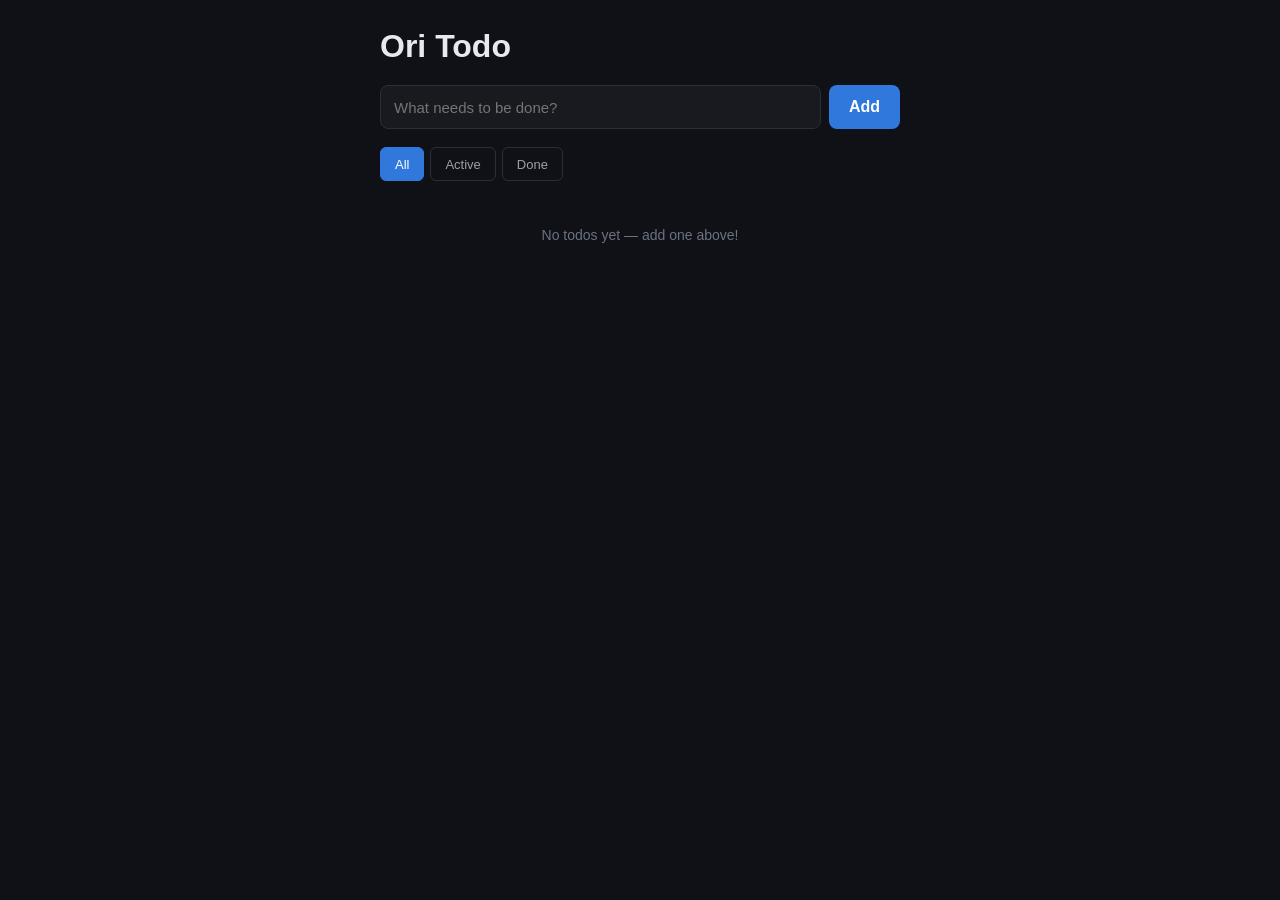
<file: samples/todo-app/client/web/index.html>
<!doctype html>
<html lang="en">
<head>
<meta charset="utf-8"/>
<meta name="viewport" content="width=device-width, initial-scale=1"/>
<title>Ori Todo</title>
<style>
:root { color-scheme: dark; font-family: -apple-system, BlinkMacSystemFont, "Segoe UI", sans-serif; }
* { box-sizing: border-box; }
body { margin: 0; min-height: 100vh; background: #0f1116; color: #e6e9f0; }
#app { width: min(560px, 100%); margin: 0 auto; padding: 28px 20px 60px; }
h1 { font-size: 2rem; margin: 0 0 20px; font-weight: 800; }
.add-row { display: flex; gap: 8px; margin-bottom: 18px; }
.add-row input { flex: 1; padding: 11px 13px; border: 1px solid #2a2e38; border-radius: 8px;
  background: #181a20; color: #e6e9f0; font: inherit; font-size: 15px; outline: none; }
.add-row input:focus { border-color: #3078dc; }
.add-row button { padding: 0 20px; min-height: 44px; border: 0; border-radius: 8px;
  background: #3078dc; color: #fff; font: inherit; font-weight: 650; cursor: pointer; }
.filters { display: flex; flex-wrap: wrap; gap: 6px; margin-bottom: 14px; }
.filters button { min-height: 34px; padding: 0 14px; border: 1px solid #2a2e38; border-radius: 6px;
  background: transparent; color: #9aa0aa; font: inherit; font-size: 13px; cursor: pointer; }
.filters button.active { background: #3078dc; border-color: #3078dc; color: #fff; }
.list { border: 1px solid #23272f; border-radius: 10px; overflow: hidden; }
.todo-item { display: flex; align-items: center; gap: 12px; padding: 14px 16px;
  border-bottom: 1px solid #1a1d24; }
.todo-item:last-child { border-bottom: 0; }
.todo-item input[type=checkbox] { width: 18px; height: 18px; cursor: pointer; accent-color: #3078dc; }
.todo-item .label { flex: 1; font-size: 15px; line-height: 1.4; }
.todo-item.done .label { color: #6b7280; text-decoration: line-through; }
.todo-item .del { width: 32px; height: 32px; border: 0; border-radius: 6px; background: transparent;
  color: #6b7280; font-size: 16px; cursor: pointer; }
.todo-item .del:hover { background: #2a2e38; color: #e06c75; }
.empty { padding: 32px; text-align: center; color: #6b7280; font-size: 14px; }
.footer { padding: 12px 16px; font-size: 13px; color: #6b7280; border-top: 1px solid #23272f; }
.error { background: #2d1a1a; color: #e06c75; border-radius: 8px; padding: 12px 16px;
  margin-bottom: 12px; font-size: 14px; }

/* 📱 Mobile layout — small screens */
@media (max-width: 480px) {
  #app { padding: 16px 12px 48px; }
  h1 { font-size: 1.5rem; margin-bottom: 16px; }
  .add-row { gap: 6px; }
  .add-row input { font-size: 16px; padding: 12px; }
  .add-row button { flex: 0 1 auto; min-width: 64px; padding: 0 16px; }
  .filters { gap: 4px; margin-bottom: 12px; }
  .filters button { flex: 1; font-size: 12px; padding: 0 8px; min-height: 38px; }
  .todo-item { padding: 12px 12px; gap: 10px; }
  .todo-item input[type=checkbox] { width: 20px; height: 20px; }
  .todo-item .label { font-size: 14px; }
  .todo-item .del { width: 36px; height: 36px; font-size: 18px; }
  .empty { padding: 24px 16px; }
  .footer { padding: 10px 12px; font-size: 12px; }
  .error { padding: 10px 12px; font-size: 13px; }
}

/* 📱 Very small screens */
@media (max-width: 360px) {
  h1 { font-size: 1.25rem; }
  .add-row { flex-direction: column; gap: 8px; }
  .add-row button { width: 100%; min-height: 44px; }
  .filters button { font-size: 11px; padding: 0 6px; }
}
</style>
</head>
<body>
<div id="app">
  <h1>Ori Todo</h1>
  <div class="add-row">
    <input id="new-todo" type="text" placeholder="What needs to be done?" autocomplete="off"/>
    <button id="add-btn">Add</button>
  </div>
  <div class="filters">
    <button data-f="all" class="active">All</button>
    <button data-f="active">Active</button>
    <button data-f="done">Done</button>
  </div>
  <div id="err" style="display:none" class="error"></div>
  <div id="list-wrap"></div>
</div>
<script>
(function(){
  var API = "http://localhost:8081/api/todos";
  var filter = "all";

  function xhr(method, url, body) {
    try {
      var r = new XMLHttpRequest();
      r.open(method, url, false);
      if (body) r.setRequestHeader("Content-Type","application/json");
      r.send(body || null);
      return r.status >= 200 && r.status < 300 ? r.responseText : "";
    } catch(e){ return ""; }
  }

  function esc(s){ return String(s).replace(/&/g,"&amp;").replace(/</g,"&lt;").replace(/>/g,"&gt;"); }

  function err(msg) {
    var el = document.getElementById("err");
    el.style.display = msg ? "" : "none";
    el.textContent = msg || "";
  }

  function load() {
    err("");
    try {
      var resp = xhr("GET", API, null);
      var all = resp ? JSON.parse(resp) : [];
      if (!Array.isArray(all)) all = [];
      var vis = all.filter(function(t){
        if (filter==="active") return t.done===0;
        if (filter==="done")   return t.done===1;
        return true;
      });
      render(vis, all);
    } catch(e) {
      err("Cannot connect to server at "+API+" — make sure it is running.");
      document.getElementById("list-wrap").innerHTML = "";
    }
  }

  function render(vis, all) {
    var wrap = document.getElementById("list-wrap");
    if (!vis.length) {
      wrap.innerHTML = "<div class=\"empty\">No todos yet — add one above!</div>"; return;
    }
    var active=0, done=0;
    all.forEach(function(t){ if(t.done===1) done++; else active++; });
    var html = "<div class=\"list\">";
    vis.forEach(function(t){
      html += "<div class=\"todo-item"+(t.done===1?" done":"")+"\" data-id=\""+t.id+"\" data-done=\""+t.done+"\">"+
        "<input type=\"checkbox\""+(t.done===1?" checked":"")+" class=\"chk\"/>"+
        "<span class=\"label\">"+esc(t.title)+"</span>"+
        "<button class=\"del\">&#x2715;</button>"+
        "</div>";
    });
    html += "<div class=\"footer\">"+active+" remaining &middot; "+done+" done &middot; "+all.length+" total</div></div>";
    wrap.innerHTML = html;
    wrap.querySelectorAll(".chk").forEach(function(chk){
      chk.addEventListener("change",function(){
        var item=chk.closest(".todo-item");
        xhr("PUT",API+"/"+item.dataset.id,JSON.stringify({done:+item.dataset.done===1?0:1}));
        load();
      });
    });
    wrap.querySelectorAll(".del").forEach(function(btn){
      btn.addEventListener("click",function(){
        xhr("DELETE",API+"/"+btn.closest(".todo-item").dataset.id,null);
        load();
      });
    });
  }

  document.querySelectorAll(".filters button").forEach(function(btn){
    btn.addEventListener("click",function(){
      filter=btn.dataset.f;
      document.querySelectorAll(".filters button").forEach(function(b){ b.classList.remove("active"); });
      btn.classList.add("active");
      load();
    });
  });

  function add(){
    var inp=document.getElementById("new-todo");
    var title=inp.value.trim();
    if(!title) return;
    try{
      var resp=xhr("POST",API,JSON.stringify({title:title}));
      var obj=resp?JSON.parse(resp):{};
      if(obj.error){ err("Error: "+obj.error); return; }
      inp.value=""; load();
    } catch(e){ err("Failed to add todo."); }
  }

  document.getElementById("add-btn").addEventListener("click",add);
  document.getElementById("new-todo").addEventListener("keydown",function(e){ if(e.key==="Enter") add(); });
  load();
})();
</script>
</body>
</html>
</file>
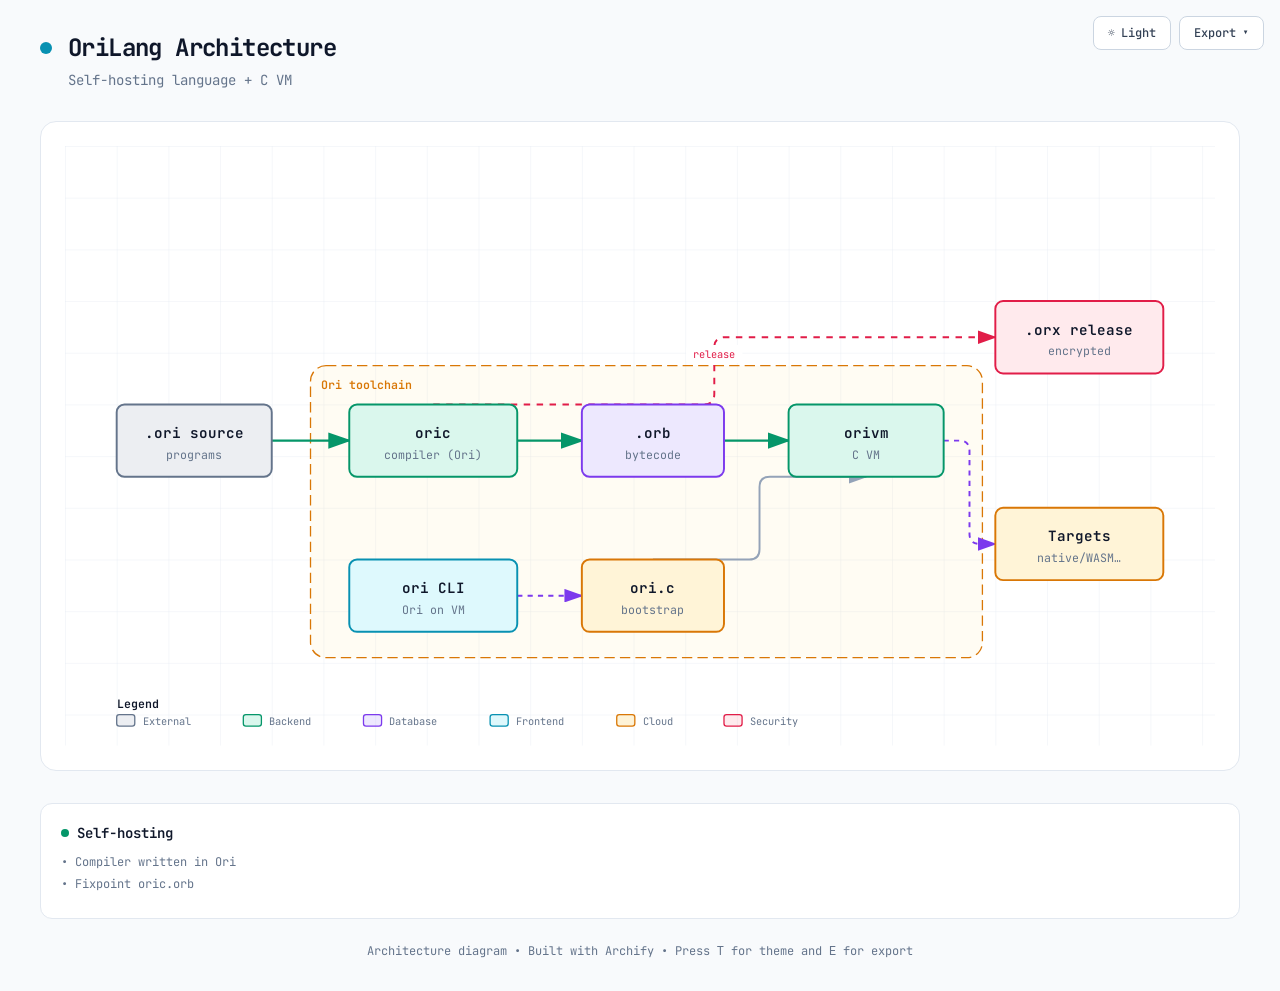
<file: docs/diagrams/architecture.html>
<!DOCTYPE html>
<html lang="en" data-theme="dark">
<head>
  <meta charset="UTF-8">
  <meta name="viewport" content="width=device-width, initial-scale=1.0">
  <meta name="generator" content="archify 2.6.0">
  <title>OriLang Architecture Diagram</title>
  <script>
    // Resolve the theme before first paint so light-preference users don't
    // see a dark flash. The toolbar script below re-applies with UI state.
    (function () {
      try {
        var theme = null;
        try {
          var param = new URLSearchParams(window.location.search).get('theme');
          if (param === 'light' || param === 'dark') theme = param;
        } catch (_) {}
        if (!theme) {
          try { theme = localStorage.getItem('archify-theme'); } catch (_) {}
        }
        if (theme !== 'light' && theme !== 'dark') {
          theme = window.matchMedia('(prefers-color-scheme: light)').matches ? 'light' : 'dark';
        }
        document.documentElement.setAttribute('data-theme', theme);
      } catch (_) {}
    })();
  </script>
  <!-- Async font load: a blackholed network must not block first paint.
       The body font stack falls back to system monospace until it lands. -->
  <link rel="preconnect" href="https://fonts.gstatic.com" crossorigin>
  <link href="https://fonts.googleapis.com/css2?family=JetBrains+Mono:wght@400;500;600;700&display=swap"
        rel="stylesheet" media="print" onload="this.media='all'">
  <noscript>
    <link href="https://fonts.googleapis.com/css2?family=JetBrains+Mono:wght@400;500;600;700&display=swap" rel="stylesheet">
  </noscript>
  <style>
    /* ==========================================================
       THEME VARIABLES — switch by toggling [data-theme] on <html>
       ========================================================== */
    :root,
    [data-theme="dark"] {
      --bg: #020617;
      --grid: #1e293b;
      --text: #ffffff;
      --text-muted: #94a3b8;
      --text-dim: #475569;
      /* UI chrome (menu hints, footer) needs more contrast than SVG .t-dim accents */
      --text-faint: #7d8da1;

      --panel: rgba(15, 23, 42, 0.5);
      --panel-border: #1e293b;
      --lane-fill: rgba(15, 23, 42, 0.22);
      --lane-stroke: #334155;

      --arrow: #64748b;
      --arrow-emphasis: #34d399;

      /* Opaque mask color used behind semi-transparent component fills
         so the arrows drawn underneath are properly hidden. */
      --mask: #0f172a;

      --frontend-fill:    rgba(8, 51, 68, 0.4);
      --frontend-stroke:  #22d3ee;
      --backend-fill:     rgba(6, 78, 59, 0.4);
      --backend-stroke:   #34d399;
      --database-fill:    rgba(76, 29, 149, 0.4);
      --database-stroke:  #a78bfa;
      --cloud-fill:       rgba(120, 53, 15, 0.3);
      --cloud-stroke:     #fbbf24;
      --security-fill:    rgba(136, 19, 55, 0.4);
      --security-stroke:  #fb7185;
      --messagebus-fill:  rgba(251, 146, 60, 0.3);
      --messagebus-stroke:#fb923c;
      --external-fill:    rgba(30, 41, 59, 0.5);
      --external-stroke:  #94a3b8;

      --toolbar-bg:       rgba(15, 23, 42, 0.8);
      --toolbar-border:   #334155;
      --toolbar-text:     #e2e8f0;
      --toolbar-hover:    rgba(15, 23, 42, 0.95);
      --toolbar-menu-bg:  #0f172a;
    }

    [data-theme="light"] {
      --bg: #f8fafc;
      --grid: #e2e8f0;
      --text: #0f172a;
      --text-muted: #64748b;
      --text-dim: #94a3b8;
      --text-faint: #64748b;

      --panel: #ffffff;
      --panel-border: #e2e8f0;
      --lane-fill: rgba(248, 250, 252, 0.65);
      --lane-stroke: #cbd5e1;

      --arrow: #94a3b8;
      --arrow-emphasis: #059669;

      --mask: #ffffff;

      --frontend-fill:    rgba(34, 211, 238, 0.15);
      --frontend-stroke:  #0891b2;
      --backend-fill:     rgba(52, 211, 153, 0.18);
      --backend-stroke:   #059669;
      --database-fill:    rgba(167, 139, 250, 0.2);
      --database-stroke:  #7c3aed;
      --cloud-fill:       rgba(251, 191, 36, 0.18);
      --cloud-stroke:     #d97706;
      --security-fill:    rgba(251, 113, 133, 0.15);
      --security-stroke:  #e11d48;
      --messagebus-fill:  rgba(251, 146, 60, 0.15);
      --messagebus-stroke:#ea580c;
      --external-fill:    rgba(148, 163, 184, 0.18);
      --external-stroke:  #64748b;

      --toolbar-bg:       rgba(255, 255, 255, 0.92);
      --toolbar-border:   #cbd5e1;
      --toolbar-text:     #334155;
      --toolbar-hover:    #ffffff;
      --toolbar-menu-bg:  #ffffff;
    }

    * { margin: 0; padding: 0; box-sizing: border-box; }

    body {
      font-family: 'JetBrains Mono', ui-monospace, SFMono-Regular, Menlo, Consolas, 'DejaVu Sans Mono', 'Liberation Mono', 'Noto Sans Mono CJK SC', 'PingFang SC', 'Hiragino Sans GB', 'Microsoft YaHei', monospace;
      background: var(--bg);
      min-height: 100vh;
      padding: 2rem;
      color: var(--text);
      transition: background 0.2s ease, color 0.2s ease;
    }

    .container { max-width: 1200px; margin: 0 auto; }

    .header { margin-bottom: 2rem; }

    .header-row {
      display: flex;
      align-items: center;
      gap: 1rem;
      margin-bottom: 0.5rem;
    }

    .pulse-dot {
      width: 12px;
      height: 12px;
      background: var(--frontend-stroke);
      border-radius: 50%;
      animation: pulse 2s infinite;
    }

    @keyframes pulse {
      0%, 100% { opacity: 1; }
      50% { opacity: 0.5; }
    }

    h1 {
      font-size: 1.5rem;
      font-weight: 700;
      letter-spacing: -0.025em;
    }

    .subtitle {
      color: var(--text-muted);
      font-size: 0.875rem;
      margin-left: 1.75rem;
    }

    .diagram-container {
      background: var(--panel);
      border-radius: 1rem;
      border: 1px solid var(--panel-border);
      padding: 1.5rem;
      overflow-x: auto;
    }

    svg {
      width: 100%;
      min-width: min(900px, 100%);
      display: block;
    }

    .cards {
      display: grid;
      grid-template-columns: repeat(auto-fit, minmax(280px, 1fr));
      gap: 1rem;
      margin-top: 2rem;
    }

    .card {
      background: var(--panel);
      border-radius: 0.75rem;
      border: 1px solid var(--panel-border);
      padding: 1.25rem;
    }

    .card-header {
      display: flex;
      align-items: center;
      gap: 0.5rem;
      margin-bottom: 0.75rem;
    }

    .card-dot {
      width: 8px;
      height: 8px;
      border-radius: 50%;
    }

    .card-dot.cyan     { background: var(--frontend-stroke); }
    .card-dot.emerald  { background: var(--backend-stroke); }
    .card-dot.violet   { background: var(--database-stroke); }
    .card-dot.amber    { background: var(--cloud-stroke); }
    .card-dot.rose     { background: var(--security-stroke); }
    .card-dot.orange   { background: var(--messagebus-stroke); }
    .card-dot.slate    { background: var(--external-stroke); }

    .card h3 { font-size: 0.875rem; font-weight: 600; color: var(--text); }

    .card ul {
      list-style: none;
      color: var(--text-muted);
      font-size: 0.75rem;
    }

    .card li { margin-bottom: 0.375rem; }

    .footer {
      text-align: center;
      margin-top: 1.5rem;
      color: var(--text-faint);
      font-size: 0.75rem;
    }

    /* ==========================================================
       Print stylesheet — hide interactive controls, force light,
       drop the grid so the diagram doesn't waste ink, use landscape
       so wide diagrams fit, pack summary cards into 2 columns to
       avoid an orphan card on a trailing page.
       ========================================================== */
    @page { size: landscape; margin: 1.5cm; }

    @media print {
      /* Force the FULL light palette — including component fills/strokes and
         lane/arrow colors — so printing from dark theme doesn't put neon
         strokes and translucent dark fills on white paper. */
      :root, [data-theme="dark"], [data-theme="light"] {
        --bg: #ffffff;
        --grid: transparent;
        --panel: #ffffff;
        --panel-border: #e2e8f0;
        --text: #0f172a;
        --text-muted: #475569;
        --text-dim: #94a3b8;
        --text-faint: #64748b;
        --mask: #ffffff;
        --lane-fill: rgba(248, 250, 252, 0.65);
        --lane-stroke: #cbd5e1;
        --arrow: #94a3b8;
        --arrow-emphasis: #059669;
        --frontend-fill:    rgba(34, 211, 238, 0.15);
        --frontend-stroke:  #0891b2;
        --backend-fill:     rgba(52, 211, 153, 0.18);
        --backend-stroke:   #059669;
        --database-fill:    rgba(167, 139, 250, 0.2);
        --database-stroke:  #7c3aed;
        --cloud-fill:       rgba(251, 191, 36, 0.18);
        --cloud-stroke:     #d97706;
        --security-fill:    rgba(251, 113, 133, 0.15);
        --security-stroke:  #e11d48;
        --messagebus-fill:  rgba(251, 146, 60, 0.15);
        --messagebus-stroke:#ea580c;
        --external-fill:    rgba(148, 163, 184, 0.18);
        --external-stroke:  #64748b;
      }
      body { background: #ffffff !important; padding: 0; }
      .container { max-width: none; }
      .toolbar, .archify-toast, .no-print { display: none !important; }
      .diagram-container, .card { box-shadow: none; border-color: #e2e8f0; }
      .cards { grid-template-columns: 1fr 1fr; }
      /* Ensure elements break sensibly across pages */
      .card { break-inside: avoid; page-break-inside: avoid; }
      .diagram-container { break-inside: avoid; page-break-inside: avoid; }
      h1, .subtitle { color: #0f172a; }
    }

    /* ==========================================================
       TOOLBAR (theme toggle + export menu)
       ========================================================== */
    .toolbar {
      position: fixed;
      top: 1rem;
      right: 1rem;
      display: flex;
      gap: 0.5rem;
      z-index: 100;
    }
    .toolbar button {
      background: var(--toolbar-bg);
      color: var(--toolbar-text);
      border: 1px solid var(--toolbar-border);
      padding: 0.5rem 0.875rem;
      border-radius: 0.5rem;
      font-family: inherit;
      font-size: 0.75rem;
      font-weight: 500;
      cursor: pointer;
      backdrop-filter: blur(8px);
      transition: background 0.15s, border-color 0.15s;
      display: inline-flex;
      align-items: center;
      gap: 0.375rem;
    }
    .toolbar button:hover {
      background: var(--toolbar-hover);
      border-color: var(--arrow);
    }
    .toolbar button:focus-visible {
      outline: 2px solid var(--frontend-stroke);
      outline-offset: 2px;
    }
    .toolbar .export-wrap { position: relative; }
    .toolbar .export-menu {
      position: absolute;
      top: calc(100% + 0.375rem);
      right: 0;
      background: var(--toolbar-menu-bg);
      border: 1px solid var(--toolbar-border);
      border-radius: 0.5rem;
      padding: 0.375rem;
      min-width: 160px;
      display: none;
      flex-direction: column;
      box-shadow: 0 4px 20px rgba(0,0,0,0.25);
    }
    .toolbar .export-menu.open { display: flex; }
    .toolbar .export-menu button {
      background: transparent;
      border: 0;
      justify-content: space-between;
      width: 100%;
      text-align: left;
      padding: 0.5rem 0.75rem;
    }
    .toolbar .export-menu button:hover {
      background: var(--toolbar-hover);
    }
    .toolbar .export-menu .hint {
      color: var(--text-faint);
      font-size: 0.625rem;
    }
    .toolbar .export-menu hr {
      border: 0;
      border-top: 1px solid var(--toolbar-border);
      margin: 0.25rem 0.375rem;
      opacity: 0.5;
    }

    /* Toast — brief feedback for actions like "copied" */
    .archify-toast {
      position: fixed;
      top: 1rem;
      left: 50%;
      transform: translateX(-50%) translateY(-8px);
      background: var(--toolbar-menu-bg);
      color: var(--text);
      border: 1px solid var(--toolbar-border);
      padding: 0.5rem 1rem;
      border-radius: 0.5rem;
      font-family: inherit;
      font-size: 0.75rem;
      opacity: 0;
      transition: opacity 0.2s, transform 0.2s;
      z-index: 200;
      pointer-events: none;
      box-shadow: 0 4px 20px rgba(0,0,0,0.25);
    }
    .archify-toast.show {
      opacity: 1;
      transform: translateX(-50%) translateY(0);
    }

    @media (max-width: 720px) {
      body { padding: 1rem; }
      .toolbar {
        position: static;
        justify-content: flex-end;
        margin-bottom: 1rem;
      }
      .header { margin-bottom: 1.25rem; }
      .header-row {
        gap: 0.75rem;
        align-items: flex-start;
      }
      h1 {
        font-size: 1.25rem;
        line-height: 1.25;
      }
      .subtitle {
        margin-left: 0;
        font-size: 0.8125rem;
        line-height: 1.55;
      }
      .diagram-container {
        padding: 0.75rem;
        border-radius: 0.75rem;
      }
      .cards {
        grid-template-columns: 1fr;
        margin-top: 1rem;
      }
    }

    /* ==========================================================
       SVG SEMANTIC CLASSES — use these instead of inline fill/stroke
       ========================================================== */
    .c-grid       { stroke: var(--grid); fill: none; }
    .c-mask       { fill: var(--mask); stroke: none; }

    .c-frontend   { fill: var(--frontend-fill);   stroke: var(--frontend-stroke); }
    .c-backend    { fill: var(--backend-fill);    stroke: var(--backend-stroke); }
    .c-database   { fill: var(--database-fill);   stroke: var(--database-stroke); }
    .c-cloud      { fill: var(--cloud-fill);      stroke: var(--cloud-stroke); }
    .c-security   { fill: var(--security-fill);   stroke: var(--security-stroke); }
    .c-messagebus { fill: var(--messagebus-fill); stroke: var(--messagebus-stroke); }
    .c-external   { fill: var(--external-fill);   stroke: var(--external-stroke); }

    /* Text helpers */
    .t-primary { fill: var(--text); }
    .t-muted   { fill: var(--text-muted); }
    .t-dim     { fill: var(--text-dim); }
    .t-frontend   { fill: var(--frontend-stroke); }
    .t-backend    { fill: var(--backend-stroke); }
    .t-database   { fill: var(--database-stroke); }
    .t-cloud      { fill: var(--cloud-stroke); }
    .t-security   { fill: var(--security-stroke); }
    .t-messagebus { fill: var(--messagebus-stroke); }
    .t-external   { fill: var(--external-stroke); }

    /* Arrows */
    .a-default   { stroke: var(--arrow); fill: none; }
    .a-emphasis  { stroke: var(--arrow-emphasis); fill: none; }
    .a-security  { stroke: var(--security-stroke); fill: none; stroke-dasharray: 5,5; }
    .a-dashed    { stroke: var(--database-stroke); fill: none; stroke-dasharray: 4,4; }

    /* Arrowhead markers reference these */
    .m-default   { fill: var(--arrow); }
    .m-emphasis  { fill: var(--arrow-emphasis); }
    .m-security  { fill: var(--security-stroke); }
    .m-dashed    { fill: var(--database-stroke); }

    /* Dashed boundary variants */
    .c-security-group { fill: transparent; stroke: var(--security-stroke); stroke-dasharray: 4,4; }
    .c-region         { fill: rgba(251, 191, 36, 0.05); stroke: var(--cloud-stroke); stroke-dasharray: 8,4; }
    .c-lane           { fill: var(--lane-fill); stroke: var(--lane-stroke); stroke-dasharray: 6,6; }
  </style>
</head>
<body>
  <!-- Toolbar: theme toggle + export menu (present on every generated diagram)
       Keyboard: T toggles theme, E opens export menu (when no input focused) -->
  <div class="toolbar" role="toolbar" aria-label="Diagram actions">
    <button id="btn-theme" type="button"
            title="Toggle theme (T)"
            aria-label="Toggle color theme"
            aria-pressed="false">
      <span id="theme-icon" aria-hidden="true">&#9790;</span>
      <span id="theme-label">Dark</span>
    </button>
    <div class="export-wrap">
      <button id="btn-export" type="button"
              title="Export diagram (E)"
              aria-label="Export diagram"
              aria-haspopup="menu"
              aria-expanded="false"
              aria-controls="export-menu">
        Export <span aria-hidden="true">&#9662;</span>
      </button>
      <div class="export-menu" id="export-menu" role="menu" aria-label="Export">
        <button data-action="copy"  type="button" role="menuitem" tabindex="-1">Copy to clipboard <span class="hint">PNG</span></button>
        <hr role="separator">
        <button data-format="png"   type="button" role="menuitem" tabindex="-1">Download PNG</button>
        <button data-format="jpeg"  type="button" role="menuitem" tabindex="-1">Download JPEG</button>
        <button data-format="webp"  type="button" role="menuitem" tabindex="-1">Download WebP</button>
        <hr role="separator">
        <button data-format="svg"   type="button" role="menuitem" tabindex="-1">Download SVG <span class="hint">vector</span></button>
      </div>
    </div>
  </div>

  <div class="container">
    <!-- Header -->
    <div class="header">
      <div class="header-row">
        <div class="pulse-dot"></div>
        <h1>OriLang Architecture</h1>
      </div>
      <p class="subtitle">Self-hosting language + C VM</p>
    </div>

    <!-- Main Diagram -->
    <div class="diagram-container">
      <svg viewBox="0 0 890 464" role="img" aria-label="OriLang Architecture — Self-hosting language + C VM (architecture diagram)">
        <!-- Definitions -->
        <defs>
          <marker id="arrowhead" markerWidth="10" markerHeight="7" refX="9" refY="3.5" orient="auto">
            <polygon points="0 0, 10 3.5, 0 7" class="m-default" />
          </marker>
          <marker id="arrowhead-emphasis" markerWidth="10" markerHeight="7" refX="9" refY="3.5" orient="auto">
            <polygon points="0 0, 10 3.5, 0 7" class="m-emphasis" />
          </marker>
          <marker id="arrowhead-security" markerWidth="10" markerHeight="7" refX="9" refY="3.5" orient="auto">
            <polygon points="0 0, 10 3.5, 0 7" class="m-security" />
          </marker>
          <marker id="arrowhead-dashed" markerWidth="10" markerHeight="7" refX="9" refY="3.5" orient="auto">
            <polygon points="0 0, 10 3.5, 0 7" class="m-dashed" />
          </marker>
          <pattern id="grid" width="40" height="40" patternUnits="userSpaceOnUse">
            <path d="M 40 0 L 0 0 0 40" class="c-grid" stroke-width="0.5"/>
          </pattern>
        </defs>

        <!-- Background Grid -->
        <rect width="100%" height="100%" fill="url(#grid)" />

        <!-- Boundaries (behind everything) -->
        <rect x="190" y="170" width="520" height="226" rx="12" class="c-region" stroke-width="1"/>
        <text x="198" y="188" class="t-cloud" font-size="9" font-weight="600">Ori toolchain</text>

        <!-- Connection paths (before components for correct z-order) -->
        <path d="M 160 228 L 220 228" class="a-emphasis" stroke-width="1.8" marker-end="url(#arrowhead-emphasis)"/>
        <path d="M 350 228 L 400 228" class="a-emphasis" stroke-width="1.8" marker-end="url(#arrowhead-emphasis)"/>
        <path d="M 510 228 L 560 228" class="a-emphasis" stroke-width="1.8" marker-end="url(#arrowhead-emphasis)"/>
        <path d="M 350 348 L 400 348" class="a-dashed" stroke-width="1.5" marker-end="url(#arrowhead-dashed)"/>
        <path d="M 455 320 L 529.5 320 Q 537.5 320 537.5 312 L 537.5 264 Q 537.5 256 545.5 256 L 620 256" class="a-default" stroke-width="1.5" marker-end="url(#arrowhead)"/>
        <path d="M 285 200 L 494.5 200 Q 502.5 200 502.5 192 L 502.5 156 Q 502.5 148 510.5 148 L 720 148" class="a-security" stroke-width="1.5" marker-end="url(#arrowhead-security)"/>
        <path d="M 680 228 L 692 228 Q 700 228 700 236 L 700 300 Q 700 308 708 308 L 720 308" class="a-dashed" stroke-width="1.5" marker-end="url(#arrowhead-dashed)"/>

        <!-- Components -->
        <rect x="40" y="200" width="120" height="56" rx="6" class="c-mask"/>
        <rect x="40" y="200" width="120" height="56" rx="6" class="c-external" stroke-width="1.5"/>
        <text x="100" y="226" class="t-primary" font-size="11" font-weight="600" text-anchor="middle">.ori source</text>
        <text x="100" y="242" class="t-muted" font-size="9" text-anchor="middle">programs</text>

        <rect x="220" y="200" width="130" height="56" rx="6" class="c-mask"/>
        <rect x="220" y="200" width="130" height="56" rx="6" class="c-backend" stroke-width="1.5"/>
        <text x="285" y="226" class="t-primary" font-size="11" font-weight="600" text-anchor="middle">oric</text>
        <text x="285" y="242" class="t-muted" font-size="9" text-anchor="middle">compiler (Ori)</text>

        <rect x="400" y="200" width="110" height="56" rx="6" class="c-mask"/>
        <rect x="400" y="200" width="110" height="56" rx="6" class="c-database" stroke-width="1.5"/>
        <text x="455" y="226" class="t-primary" font-size="11" font-weight="600" text-anchor="middle">.orb</text>
        <text x="455" y="242" class="t-muted" font-size="9" text-anchor="middle">bytecode</text>

        <rect x="560" y="200" width="120" height="56" rx="6" class="c-mask"/>
        <rect x="560" y="200" width="120" height="56" rx="6" class="c-backend" stroke-width="1.5"/>
        <text x="620" y="226" class="t-primary" font-size="11" font-weight="600" text-anchor="middle">orivm</text>
        <text x="620" y="242" class="t-muted" font-size="9" text-anchor="middle">C VM</text>

        <rect x="220" y="320" width="130" height="56" rx="6" class="c-mask"/>
        <rect x="220" y="320" width="130" height="56" rx="6" class="c-frontend" stroke-width="1.5"/>
        <text x="285" y="346" class="t-primary" font-size="11" font-weight="600" text-anchor="middle">ori CLI</text>
        <text x="285" y="362" class="t-muted" font-size="9" text-anchor="middle">Ori on VM</text>

        <rect x="400" y="320" width="110" height="56" rx="6" class="c-mask"/>
        <rect x="400" y="320" width="110" height="56" rx="6" class="c-cloud" stroke-width="1.5"/>
        <text x="455" y="346" class="t-primary" font-size="11" font-weight="600" text-anchor="middle">ori.c</text>
        <text x="455" y="362" class="t-muted" font-size="9" text-anchor="middle">bootstrap</text>

        <rect x="720" y="120" width="130" height="56" rx="6" class="c-mask"/>
        <rect x="720" y="120" width="130" height="56" rx="6" class="c-security" stroke-width="1.5"/>
        <text x="785" y="146" class="t-primary" font-size="11" font-weight="600" text-anchor="middle">.orx release</text>
        <text x="785" y="162" class="t-muted" font-size="9" text-anchor="middle">encrypted</text>

        <rect x="720" y="280" width="130" height="56" rx="6" class="c-mask"/>
        <rect x="720" y="280" width="130" height="56" rx="6" class="c-cloud" stroke-width="1.5"/>
        <text x="785" y="306" class="t-primary" font-size="11" font-weight="600" text-anchor="middle">Targets</text>
        <text x="785" y="322" class="t-muted" font-size="9" text-anchor="middle">native/WASM…</text>

        <!-- Connection labels -->





        <rect x="480.7" y="154" width="43.6" height="14" rx="3" class="c-mask"/>
        <text x="502.5" y="164" class="t-security" font-size="8" text-anchor="middle">release</text>


        <!-- Legend -->
        <text x="40" y="435" class="t-primary" font-size="9" font-weight="600">Legend</text>
        <rect x="40" y="440" width="14" height="9" rx="2" class="c-external" stroke-width="1"/>
        <text x="60" y="448" class="t-muted" font-size="8">External</text>
        <rect x="138" y="440" width="14" height="9" rx="2" class="c-backend" stroke-width="1"/>
        <text x="158" y="448" class="t-muted" font-size="8">Backend</text>
        <rect x="231" y="440" width="14" height="9" rx="2" class="c-database" stroke-width="1"/>
        <text x="251" y="448" class="t-muted" font-size="8">Database</text>
        <rect x="329" y="440" width="14" height="9" rx="2" class="c-frontend" stroke-width="1"/>
        <text x="349" y="448" class="t-muted" font-size="8">Frontend</text>
        <rect x="427" y="440" width="14" height="9" rx="2" class="c-cloud" stroke-width="1"/>
        <text x="447" y="448" class="t-muted" font-size="8">Cloud</text>
        <rect x="510" y="440" width="14" height="9" rx="2" class="c-security" stroke-width="1"/>
        <text x="530" y="448" class="t-muted" font-size="8">Security</text>
      </svg>
    </div>

    <!-- Info Cards -->
    <div class="cards">
      <div class="card">
        <div class="card-header">
          <div class="card-dot emerald"></div>
          <h3>Self-hosting</h3>
        </div>
        <ul>
          <li>&bull; Compiler written in Ori</li>
          <li>&bull; Fixpoint oric.orb</li>
        </ul>
      </div>
    </div>

    <!-- Footer -->
    <p class="footer">
      Architecture diagram &bull; Built with Archify<span class="no-print"> &bull; Press <kbd>T</kbd> for theme and <kbd>E</kbd> for export</span>
    </p>
  </div>

  <script>
    /* ============================================================
       Theme toggle — persists to localStorage, respects system pref
       ============================================================ */
    var Archify = {};

    Archify.theme = (function () {
      var STORAGE_KEY = 'archify-theme';
      var html = document.documentElement;
      var btn = document.getElementById('btn-theme');
      var icon = document.getElementById('theme-icon');
      var label = document.getElementById('theme-label');

      // localStorage can throw (blocked cookies, sandboxed iframes); the whole
      // script element dies on an uncaught error, so guard every access.
      function readStored() {
        try { return localStorage.getItem(STORAGE_KEY); } catch (_) { return null; }
      }
      function writeStored(value) {
        try { localStorage.setItem(STORAGE_KEY, value); } catch (_) {}
      }
      function urlOverride() {
        // URL param wins (useful for deterministic screenshots / share links)
        try {
          var param = new URLSearchParams(window.location.search).get('theme');
          if (param === 'light' || param === 'dark') return param;
        } catch (_) {}
        return null;
      }

      function resolveInitial() {
        var fromUrl = urlOverride();
        if (fromUrl) return fromUrl;
        var saved = readStored();
        if (saved === 'light' || saved === 'dark') return saved;
        return window.matchMedia('(prefers-color-scheme: light)').matches ? 'light' : 'dark';
      }

      function apply(theme) {
        html.setAttribute('data-theme', theme);
        icon.textContent = theme === 'dark' ? '\u263E' : '\u263C';
        label.textContent = theme === 'dark' ? 'Dark' : 'Light';
        btn.setAttribute('aria-pressed', theme === 'light' ? 'true' : 'false');
      }

      function toggle() {
        var next = html.getAttribute('data-theme') === 'dark' ? 'light' : 'dark';
        apply(next);
        writeStored(next);
      }

      apply(resolveInitial());
      btn.addEventListener('click', toggle);

      // Follow live OS theme changes while the user has no explicit preference.
      try {
        var media = window.matchMedia('(prefers-color-scheme: light)');
        var onChange = function (e) {
          var saved = readStored();
          if (urlOverride() || saved === 'light' || saved === 'dark') return;
          apply(e.matches ? 'light' : 'dark');
        };
        if (media.addEventListener) media.addEventListener('change', onChange);
        else if (media.addListener) media.addListener(onChange);
      } catch (_) {}

      return { toggle: toggle };
    })();

    /* ============================================================
       Export — PNG / JPEG / WebP / SVG (download) and Copy PNG (clipboard)

       Raster exports are always rendered at 4x source resolution for
       maximum sharpness. The trick: we set the serialized SVG's
       `width`/`height` to viewBox * 4 so the browser rasterizes the
       vectors at that resolution natively. drawImage then draws at
       the image's natural size (no upscaling = no blur).

       JPEG/WebP paint the current theme's background explicitly since
       those formats have no alpha channel.
       ============================================================ */
    (function () {
      var RASTER_SCALE = 4;

      function diagramFilename() {
        var title = (document.title || 'diagram')
          .replace(/\s+Architecture(\s+Diagram)?$/i, '')
          .replace(/\s+Diagram$/i, '')
          .trim();
        return title.replace(/[^a-z0-9_\-]+/gi, '-')
                    .toLowerCase()
                    .replace(/^-+|-+$/g, '') || 'diagram';
      }

      function currentBg() {
        return getComputedStyle(document.body).backgroundColor || '#ffffff';
      }

      /**
       * Serialize the main SVG into a standalone document.
       *
       * Two modes:
       * - Default (opts.autoTheme=false) — locks the serialized SVG to the
       *   viewer's current theme. Used by the raster pipeline
       *   (PNG/JPEG/WebP/clipboard) because canvas rasterization needs
       *   deterministic colors; a raster cannot react to
       *   prefers-color-scheme after encoding.
       * - autoTheme=true — emits BOTH dark and light variable sets plus a
       *   `@media (prefers-color-scheme)` rule so the resulting SVG
       *   self-themes when embedded in GitHub READMEs or other hosts that
       *   expose a color scheme. Used for "Download SVG".
       */
      function serializeSvg(scale, opts) {
        // scale: integer multiplier for intrinsic SVG pixel dimensions used by
        // the raster path. Defaults to 1 (natural size) for SVG download.
        scale = scale || 1;
        opts = opts || {};
        var autoTheme = opts.autoTheme === true;

        var svg = document.querySelector('.diagram-container svg');
        var clone = svg.cloneNode(true);

        var vb = svg.viewBox.baseVal;
        // Scale width/height so the browser rasterizes the vectors at target
        // resolution directly. viewBox stays unchanged so coordinates don't
        // shift. This is the key to sharp rasters — do NOT scale later via
        // canvas upscaling.
        clone.setAttribute('width', vb.width * scale);
        clone.setAttribute('height', vb.height * scale);
        clone.setAttribute('xmlns', 'http://www.w3.org/2000/svg');

        // Only the SVG-relevant rules: semantic classes, markers, and the
        // theme variable blocks. Toolbar/cards/print CSS can never apply
        // inside a standalone SVG and would only bloat the export.
        var hostStyle = (function () {
          var out = [];
          Array.prototype.forEach.call(document.styleSheets, function (sheet) {
            var rules;
            try { rules = sheet.cssRules; } catch (_) { return; } // cross-origin
            if (!rules) return;
            Array.prototype.forEach.call(rules, function (rule) {
              if (rule.type !== 1) return; // plain style rules only
              var sel = rule.selectorText || '';
              if (/(^|,)\s*(svg|:root|\[data-theme|\.c-|\.t-|\.a-|\.m-)/.test(sel)) {
                out.push(rule.cssText);
              }
            });
          });
          return out.join('\n');
        })();

        // Derive the variable list from the stylesheet so newly added theme
        // variables can never be missed by the export pipeline again
        // (--lane-fill/--lane-stroke once were).
        var varNames = (function () {
          var seen = {};
          var names = [];
          (hostStyle.match(/--[a-zA-Z0-9-]+(?=\s*:)/g) || []).forEach(function (n) {
            if (!seen[n]) { seen[n] = true; names.push(n); }
          });
          return names;
        })();

        // Resolve the full variable set for a given data-theme via an
        // off-DOM probe, independent of what the viewer is currently set to.
        function resolveVars(themeAttr) {
          var probe = document.createElement('div');
          probe.setAttribute('data-theme', themeAttr);
          probe.style.cssText = 'position:absolute;width:0;height:0;visibility:hidden;';
          document.body.appendChild(probe);
          try {
            var c = getComputedStyle(probe);
            return varNames.map(function (n) {
              return n + ': ' + c.getPropertyValue(n).trim() + ';';
            }).join(' ');
          } finally {
            document.body.removeChild(probe);
          }
        }

        // Prepend a local()-only @font-face block for each weight so that the
        // sandboxed image-rendering context used during PNG/JPEG/WebP export
        // can find JetBrains Mono if the user has it installed locally, and
        // falls through cleanly to the monospace stack otherwise. The usual
        // Google-Fonts <link> in the host document is unreachable from the
        // serialized SVG, so url()-sourced faces would just hang.
        var fontFallback = [400, 500, 600, 700].map(function (w) {
          return "@font-face { font-family: 'JetBrains Mono'; font-weight: " + w +
                 "; src: local('JetBrains Mono'), local('JetBrainsMono-Regular'); }";
        }).join('\n');

        var style = document.createElementNS('http://www.w3.org/2000/svg', 'style');
        var bgRect = document.createElementNS('http://www.w3.org/2000/svg', 'rect');
        bgRect.setAttribute('width', '100%');
        bgRect.setAttribute('height', '100%');

        if (autoTheme) {
          // Dual-theme SVG. Dark is the default (so hosts without
          // prefers-color-scheme still render), light swaps in via media
          // query, and svg[data-theme="..."] still lets downstream
          // consumers force a specific theme.
          var darkVars = resolveVars('dark');
          var lightVars = resolveVars('light');

          style.textContent =
            fontFallback + "\n" +
            "svg { font-family: 'JetBrains Mono', ui-monospace, SFMono-Regular, Menlo, Consolas, 'DejaVu Sans Mono', 'Liberation Mono', 'Noto Sans Mono CJK SC', 'PingFang SC', 'Hiragino Sans GB', 'Microsoft YaHei', monospace; }\n" +
            hostStyle + "\n" +
            ":root, svg { " + darkVars + " }\n" +
            "@media (prefers-color-scheme: light) { :root, svg { " + lightVars + " } }\n" +
            "svg[data-theme=\"light\"] { " + lightVars + " }\n" +
            "svg[data-theme=\"dark\"] { " + darkVars + " }\n" +
            "rect.c-bg-rect { fill: var(--bg); }\n";

          // Don't lock the serialized SVG to the viewer's current theme.
          clone.removeAttribute('data-theme');
          // Background follows the CSS variable, not a fixed color, so it
          // swaps with the media query.
          bgRect.setAttribute('class', 'c-bg-rect');
        } else {
          // Raster path: lock to the viewer's current theme.
          var theme = document.documentElement.getAttribute('data-theme') || 'dark';
          var themeHost = document.querySelector('[data-theme="' + theme + '"]') || document.documentElement;
          var computed = getComputedStyle(themeHost);
          var vars = varNames.map(function (n) {
            return n + ': ' + computed.getPropertyValue(n).trim() + ';';
          }).join(' ');

          // IMPORTANT: inject the resolved variables AFTER hostStyle,
          // otherwise hostStyle's ":root, [data-theme=\"dark\"] { ... }" rule
          // overrides our chosen theme via later-in-cascade equal-specificity.
          // Keep this order.
          style.textContent =
            fontFallback + "\n" +
            "svg { font-family: 'JetBrains Mono', ui-monospace, SFMono-Regular, Menlo, Consolas, 'DejaVu Sans Mono', 'Liberation Mono', 'Noto Sans Mono CJK SC', 'PingFang SC', 'Hiragino Sans GB', 'Microsoft YaHei', monospace; }\n" +
            hostStyle + "\n" +
            ":root, svg { " + vars + " }\n";

          bgRect.setAttribute('fill', computed.getPropertyValue('--bg').trim() || '#ffffff');
        }

        clone.insertBefore(style, clone.firstChild);
        clone.insertBefore(bgRect, style.nextSibling);

        return {
          svgString: new XMLSerializer().serializeToString(clone),
          width: vb.width * scale,
          height: vb.height * scale
        };
      }

      function download(blob, filename) {
        var url = URL.createObjectURL(blob);
        var a = document.createElement('a');
        a.href = url;
        a.download = filename;
        document.body.appendChild(a);
        a.click();
        a.remove();
        setTimeout(function () { URL.revokeObjectURL(url); }, 1000);
      }

      // Conservative upper bound on total canvas pixels. Older Safari on iOS
      // silently produces a blank canvas above ~16 Mpx; Chrome / Firefox /
      // desktop Safari are far higher but start failing on memory-constrained
      // devices. We pick the largest integer scale in {4,3,2,1} whose target
      // pixel count fits under this cap.
      var MAX_CANVAS_PIXELS = 16 * 1024 * 1024;

      function pickSafeScale(vbW, vbH) {
        for (var s = RASTER_SCALE; s >= 1; s--) {
          if (vbW * s * vbH * s <= MAX_CANVAS_PIXELS) return s;
        }
        return 1;
      }

      function rasterize(format) {
        // Serialize at a safe scale (RASTER_SCALE=4 by default, reduced if the
        // resulting canvas would exceed MAX_CANVAS_PIXELS). The SVG itself is
        // rasterized at target resolution natively; drawImage draws at natural
        // size — no upsampling blur.
        var svg = document.querySelector('.diagram-container svg');
        var vb = svg.viewBox.baseVal;
        var scale = pickSafeScale(vb.width, vb.height);
        var data = serializeSvg(scale);
        var svgBlob = new Blob([data.svgString], { type: 'image/svg+xml;charset=utf-8' });
        var svgUrl = URL.createObjectURL(svgBlob);

        return new Promise(function (resolve, reject) {
          var img = new Image();
          img.onload = function () {
            var canvas = document.createElement('canvas');
            canvas.width = data.width;
            canvas.height = data.height;
            var ctx = canvas.getContext('2d');
            if (format === 'jpeg') {
              ctx.fillStyle = currentBg();
              ctx.fillRect(0, 0, canvas.width, canvas.height);
            }
            // Draw at natural size — SVG was already rasterized at target res.
            ctx.drawImage(img, 0, 0);
            URL.revokeObjectURL(svgUrl);
            var mime = format === 'jpeg' ? 'image/jpeg' :
                       format === 'webp' ? 'image/webp' : 'image/png';
            var quality = format === 'png' ? undefined : 0.95;
            canvas.toBlob(function (blob) {
              if (!blob) reject(new Error('toBlob returned null for ' + format));
              else resolve(blob);
            }, mime, quality);
          };
          img.onerror = function (e) {
            URL.revokeObjectURL(svgUrl);
            reject(e);
          };
          img.src = svgUrl;
        });
      }

      var menu = document.getElementById('export-menu');
      var btn = document.getElementById('btn-export');
      var items = function () {
        return Array.prototype.slice.call(menu.querySelectorAll('button[role="menuitem"]'));
      };

      // ---- Clipboard support ----------------------------------------------
      function canCopyImage() {
        return typeof ClipboardItem !== 'undefined' &&
               navigator.clipboard &&
               typeof navigator.clipboard.write === 'function';
      }

      // ---- Raster format detection ----------------------------------------
      // canvas.toBlob('image/webp') silently returns a PNG on browsers without
      // WebP encoding (older Safari), so detect explicitly.
      function supports(format) {
        if (format === 'svg' || format === 'png') return true;
        var mime = format === 'jpeg' ? 'image/jpeg' : 'image/webp';
        try {
          var c = document.createElement('canvas');
          c.width = c.height = 2;
          return c.toDataURL(mime).indexOf('data:' + mime) === 0;
        } catch (_) { return false; }
      }

      // Gray out unsupported items.
      items().forEach(function (it) {
        if (it.dataset.format && !supports(it.dataset.format)) {
          it.disabled = true;
          it.title = 'Not supported by this browser';
          it.style.opacity = '0.5';
        }
        if (it.dataset.action === 'copy' && !canCopyImage()) {
          it.disabled = true;
          it.title = 'Clipboard image write not supported by this browser';
          it.style.opacity = '0.5';
        }
      });

      // ---- Toast ----------------------------------------------------------
      // A live region only announces CHANGES to an existing node, so the toast
      // element is created once up front and updated in place.
      var toastEl = document.createElement('div');
      toastEl.className = 'archify-toast';
      toastEl.setAttribute('role', 'status');
      document.body.appendChild(toastEl);
      var toastTimer = null;

      function toast(msg) {
        toastEl.textContent = '';
        requestAnimationFrame(function () {
          toastEl.textContent = msg;
          toastEl.classList.add('show');
        });
        clearTimeout(toastTimer);
        toastTimer = setTimeout(function () { toastEl.classList.remove('show'); }, 1500);
      }

      function open(focusLast) {
        menu.classList.add('open');
        btn.setAttribute('aria-expanded', 'true');
        var available = items().filter(function (i) { return !i.disabled; });
        var target = focusLast ? available[available.length - 1] : available[0];
        if (target) target.focus();
      }
      function close(focusTrigger) {
        menu.classList.remove('open');
        btn.setAttribute('aria-expanded', 'false');
        if (focusTrigger) btn.focus();
      }
      function isOpen() { return menu.classList.contains('open'); }

      btn.addEventListener('click', function (e) {
        e.stopPropagation();
        if (isOpen()) close(false);
        else open();
      });
      // APG menu-button pattern: ArrowDown/ArrowUp on the trigger opens the menu.
      btn.addEventListener('keydown', function (e) {
        if (e.key === 'ArrowDown' || e.key === 'ArrowUp') {
          e.preventDefault();
          if (!isOpen()) open(e.key === 'ArrowUp');
        }
      });
      document.addEventListener('click', function (e) {
        if (!menu.contains(e.target) && e.target !== btn) close(false);
      });

      // Keyboard navigation inside the menu.
      //   Menu items: Up/Down, Home/End.
      //   Esc closes + returns focus to trigger; Tab closes.
      menu.addEventListener('keydown', function (e) {
        if (e.key === 'Escape') { e.preventDefault(); close(true); return; }
        if (e.key === 'Tab')    { close(false); return; }

        var available = items().filter(function (i) { return !i.disabled; });
        var current = available.indexOf(document.activeElement);
        switch (e.key) {
          case 'ArrowDown':
            e.preventDefault();
            if (available.length) available[(current + 1 + available.length) % available.length].focus();
            break;
          case 'ArrowUp':
            e.preventDefault();
            if (available.length) available[(current - 1 + available.length) % available.length].focus();
            break;
          case 'Home':
            e.preventDefault();
            if (available[0]) available[0].focus();
            break;
          case 'End':
            e.preventDefault();
            if (available.length) available[available.length - 1].focus();
            break;
        }
      });

      function runExport(format) {
        var base = diagramFilename();
        close(true);
        return (format === 'svg'
          ? Promise.resolve(serializeSvg(1, { autoTheme: true })).then(function (d) {
              download(new Blob([d.svgString], { type: 'image/svg+xml;charset=utf-8' }), base + '.svg');
            })
          : rasterize(format).then(function (blob) {
              download(blob, base + '.' + format);
            })
        ).catch(function (err) {
          console.error(err);
          alert('Export failed: ' + (err && err.message ? err.message : format));
        });
      }

      function runCopy() {
        close(true);
        if (!canCopyImage()) {
          alert('Clipboard image write not supported in this browser.');
          return;
        }
        // WebKit requires ClipboardItem to be constructed synchronously inside
        // the user gesture — pass the pending Promise<Blob> as the item value.
        // Browsers that reject promise values throw synchronously; fall back
        // to awaiting the blob first (works in Chromium/Firefox).
        var blobPromise = rasterize('png');
        var writePromise;
        try {
          writePromise = navigator.clipboard.write([new ClipboardItem({ 'image/png': blobPromise })]);
        } catch (_) {
          writePromise = blobPromise.then(function (blob) {
            return navigator.clipboard.write([new ClipboardItem({ 'image/png': blob })]);
          });
        }
        return writePromise.then(function () {
          toast('Copied PNG to clipboard');
        }).catch(function (err) {
          console.error(err);
          alert('Copy failed: ' + (err && err.message ? err.message : 'unknown'));
        });
      }

      menu.addEventListener('click', function (e) {
        var copyBtn = e.target.closest('button[data-action="copy"]');
        if (copyBtn && !copyBtn.disabled) { runCopy(); return; }

        var formatBtn = e.target.closest('button[data-format]');
        if (formatBtn && !formatBtn.disabled) { runExport(formatBtn.dataset.format); }
      });

      Archify.exportMenu = { open: open, close: close, isOpen: isOpen, run: runExport };

      // Auto-open on page load for demo/screenshot purposes: ?openExport=1
      // Wait for fonts (so the menu doesn't flash before typography lands)
      // and paint before opening. Fallback timeout for browsers without the
      // Font Loading API.
      try {
        if (new URLSearchParams(window.location.search).get('openExport') === '1') {
          var openWhenReady = function () {
            requestAnimationFrame(function () { requestAnimationFrame(open); });
          };
          if (document.fonts && document.fonts.ready) {
            document.fonts.ready.then(openWhenReady);
          } else {
            setTimeout(openWhenReady, 200);
          }
        }
      } catch (_) {}
    })();

    /* ============================================================
       Global keyboard shortcuts
         T -> toggle theme
         E -> open export menu
       Ignored when focus is inside an input/textarea/contenteditable.
       ============================================================ */
    document.addEventListener('keydown', function (e) {
      if (e.metaKey || e.ctrlKey || e.altKey) return;
      var t = e.target;
      if (t && (t.tagName === 'INPUT' || t.tagName === 'TEXTAREA' || t.isContentEditable)) return;
      if (e.key === 't' || e.key === 'T') {
        e.preventDefault();
        Archify.theme.toggle();
      } else if (e.key === 'e' || e.key === 'E') {
        e.preventDefault();
        if (!Archify.exportMenu.isOpen()) Archify.exportMenu.open();
      }
    });
  </script>
</body>
</html>
</file>
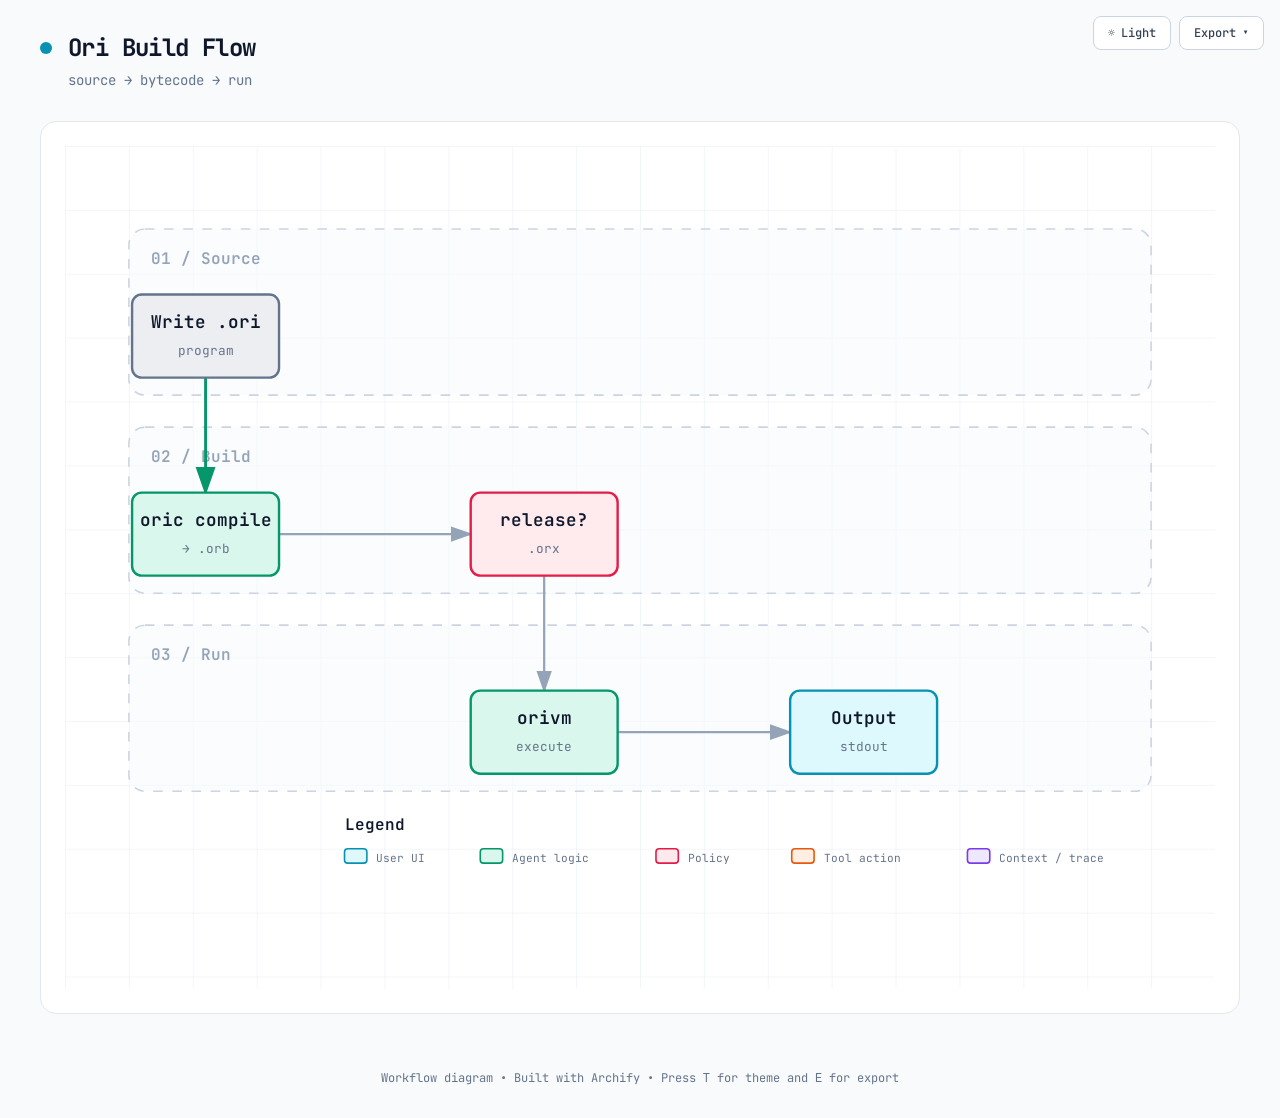
<file: docs/diagrams/workflow.html>
<!DOCTYPE html>
<html lang="en" data-theme="dark">
<head>
  <meta charset="UTF-8">
  <meta name="viewport" content="width=device-width, initial-scale=1.0">
  <meta name="generator" content="archify 2.6.0">
  <title>Ori Build Flow Diagram</title>
  <script>
    // Resolve the theme before first paint so light-preference users don't
    // see a dark flash. The toolbar script below re-applies with UI state.
    (function () {
      try {
        var theme = null;
        try {
          var param = new URLSearchParams(window.location.search).get('theme');
          if (param === 'light' || param === 'dark') theme = param;
        } catch (_) {}
        if (!theme) {
          try { theme = localStorage.getItem('archify-theme'); } catch (_) {}
        }
        if (theme !== 'light' && theme !== 'dark') {
          theme = window.matchMedia('(prefers-color-scheme: light)').matches ? 'light' : 'dark';
        }
        document.documentElement.setAttribute('data-theme', theme);
      } catch (_) {}
    })();
  </script>
  <!-- Async font load: a blackholed network must not block first paint.
       The body font stack falls back to system monospace until it lands. -->
  <link rel="preconnect" href="https://fonts.gstatic.com" crossorigin>
  <link href="https://fonts.googleapis.com/css2?family=JetBrains+Mono:wght@400;500;600;700&display=swap"
        rel="stylesheet" media="print" onload="this.media='all'">
  <noscript>
    <link href="https://fonts.googleapis.com/css2?family=JetBrains+Mono:wght@400;500;600;700&display=swap" rel="stylesheet">
  </noscript>
  <style>
    /* ==========================================================
       THEME VARIABLES — switch by toggling [data-theme] on <html>
       ========================================================== */
    :root,
    [data-theme="dark"] {
      --bg: #020617;
      --grid: #1e293b;
      --text: #ffffff;
      --text-muted: #94a3b8;
      --text-dim: #475569;
      /* UI chrome (menu hints, footer) needs more contrast than SVG .t-dim accents */
      --text-faint: #7d8da1;

      --panel: rgba(15, 23, 42, 0.5);
      --panel-border: #1e293b;
      --lane-fill: rgba(15, 23, 42, 0.22);
      --lane-stroke: #334155;

      --arrow: #64748b;
      --arrow-emphasis: #34d399;

      /* Opaque mask color used behind semi-transparent component fills
         so the arrows drawn underneath are properly hidden. */
      --mask: #0f172a;

      --frontend-fill:    rgba(8, 51, 68, 0.4);
      --frontend-stroke:  #22d3ee;
      --backend-fill:     rgba(6, 78, 59, 0.4);
      --backend-stroke:   #34d399;
      --database-fill:    rgba(76, 29, 149, 0.4);
      --database-stroke:  #a78bfa;
      --cloud-fill:       rgba(120, 53, 15, 0.3);
      --cloud-stroke:     #fbbf24;
      --security-fill:    rgba(136, 19, 55, 0.4);
      --security-stroke:  #fb7185;
      --messagebus-fill:  rgba(251, 146, 60, 0.3);
      --messagebus-stroke:#fb923c;
      --external-fill:    rgba(30, 41, 59, 0.5);
      --external-stroke:  #94a3b8;

      --toolbar-bg:       rgba(15, 23, 42, 0.8);
      --toolbar-border:   #334155;
      --toolbar-text:     #e2e8f0;
      --toolbar-hover:    rgba(15, 23, 42, 0.95);
      --toolbar-menu-bg:  #0f172a;
    }

    [data-theme="light"] {
      --bg: #f8fafc;
      --grid: #e2e8f0;
      --text: #0f172a;
      --text-muted: #64748b;
      --text-dim: #94a3b8;
      --text-faint: #64748b;

      --panel: #ffffff;
      --panel-border: #e2e8f0;
      --lane-fill: rgba(248, 250, 252, 0.65);
      --lane-stroke: #cbd5e1;

      --arrow: #94a3b8;
      --arrow-emphasis: #059669;

      --mask: #ffffff;

      --frontend-fill:    rgba(34, 211, 238, 0.15);
      --frontend-stroke:  #0891b2;
      --backend-fill:     rgba(52, 211, 153, 0.18);
      --backend-stroke:   #059669;
      --database-fill:    rgba(167, 139, 250, 0.2);
      --database-stroke:  #7c3aed;
      --cloud-fill:       rgba(251, 191, 36, 0.18);
      --cloud-stroke:     #d97706;
      --security-fill:    rgba(251, 113, 133, 0.15);
      --security-stroke:  #e11d48;
      --messagebus-fill:  rgba(251, 146, 60, 0.15);
      --messagebus-stroke:#ea580c;
      --external-fill:    rgba(148, 163, 184, 0.18);
      --external-stroke:  #64748b;

      --toolbar-bg:       rgba(255, 255, 255, 0.92);
      --toolbar-border:   #cbd5e1;
      --toolbar-text:     #334155;
      --toolbar-hover:    #ffffff;
      --toolbar-menu-bg:  #ffffff;
    }

    * { margin: 0; padding: 0; box-sizing: border-box; }

    body {
      font-family: 'JetBrains Mono', ui-monospace, SFMono-Regular, Menlo, Consolas, 'DejaVu Sans Mono', 'Liberation Mono', 'Noto Sans Mono CJK SC', 'PingFang SC', 'Hiragino Sans GB', 'Microsoft YaHei', monospace;
      background: var(--bg);
      min-height: 100vh;
      padding: 2rem;
      color: var(--text);
      transition: background 0.2s ease, color 0.2s ease;
    }

    .container { max-width: 1200px; margin: 0 auto; }

    .header { margin-bottom: 2rem; }

    .header-row {
      display: flex;
      align-items: center;
      gap: 1rem;
      margin-bottom: 0.5rem;
    }

    .pulse-dot {
      width: 12px;
      height: 12px;
      background: var(--frontend-stroke);
      border-radius: 50%;
      animation: pulse 2s infinite;
    }

    @keyframes pulse {
      0%, 100% { opacity: 1; }
      50% { opacity: 0.5; }
    }

    h1 {
      font-size: 1.5rem;
      font-weight: 700;
      letter-spacing: -0.025em;
    }

    .subtitle {
      color: var(--text-muted);
      font-size: 0.875rem;
      margin-left: 1.75rem;
    }

    .diagram-container {
      background: var(--panel);
      border-radius: 1rem;
      border: 1px solid var(--panel-border);
      padding: 1.5rem;
      overflow-x: auto;
    }

    svg {
      width: 100%;
      min-width: min(900px, 100%);
      display: block;
    }

    .cards {
      display: grid;
      grid-template-columns: repeat(auto-fit, minmax(280px, 1fr));
      gap: 1rem;
      margin-top: 2rem;
    }

    .card {
      background: var(--panel);
      border-radius: 0.75rem;
      border: 1px solid var(--panel-border);
      padding: 1.25rem;
    }

    .card-header {
      display: flex;
      align-items: center;
      gap: 0.5rem;
      margin-bottom: 0.75rem;
    }

    .card-dot {
      width: 8px;
      height: 8px;
      border-radius: 50%;
    }

    .card-dot.cyan     { background: var(--frontend-stroke); }
    .card-dot.emerald  { background: var(--backend-stroke); }
    .card-dot.violet   { background: var(--database-stroke); }
    .card-dot.amber    { background: var(--cloud-stroke); }
    .card-dot.rose     { background: var(--security-stroke); }
    .card-dot.orange   { background: var(--messagebus-stroke); }
    .card-dot.slate    { background: var(--external-stroke); }

    .card h3 { font-size: 0.875rem; font-weight: 600; color: var(--text); }

    .card ul {
      list-style: none;
      color: var(--text-muted);
      font-size: 0.75rem;
    }

    .card li { margin-bottom: 0.375rem; }

    .footer {
      text-align: center;
      margin-top: 1.5rem;
      color: var(--text-faint);
      font-size: 0.75rem;
    }

    /* ==========================================================
       Print stylesheet — hide interactive controls, force light,
       drop the grid so the diagram doesn't waste ink, use landscape
       so wide diagrams fit, pack summary cards into 2 columns to
       avoid an orphan card on a trailing page.
       ========================================================== */
    @page { size: landscape; margin: 1.5cm; }

    @media print {
      /* Force the FULL light palette — including component fills/strokes and
         lane/arrow colors — so printing from dark theme doesn't put neon
         strokes and translucent dark fills on white paper. */
      :root, [data-theme="dark"], [data-theme="light"] {
        --bg: #ffffff;
        --grid: transparent;
        --panel: #ffffff;
        --panel-border: #e2e8f0;
        --text: #0f172a;
        --text-muted: #475569;
        --text-dim: #94a3b8;
        --text-faint: #64748b;
        --mask: #ffffff;
        --lane-fill: rgba(248, 250, 252, 0.65);
        --lane-stroke: #cbd5e1;
        --arrow: #94a3b8;
        --arrow-emphasis: #059669;
        --frontend-fill:    rgba(34, 211, 238, 0.15);
        --frontend-stroke:  #0891b2;
        --backend-fill:     rgba(52, 211, 153, 0.18);
        --backend-stroke:   #059669;
        --database-fill:    rgba(167, 139, 250, 0.2);
        --database-stroke:  #7c3aed;
        --cloud-fill:       rgba(251, 191, 36, 0.18);
        --cloud-stroke:     #d97706;
        --security-fill:    rgba(251, 113, 133, 0.15);
        --security-stroke:  #e11d48;
        --messagebus-fill:  rgba(251, 146, 60, 0.15);
        --messagebus-stroke:#ea580c;
        --external-fill:    rgba(148, 163, 184, 0.18);
        --external-stroke:  #64748b;
      }
      body { background: #ffffff !important; padding: 0; }
      .container { max-width: none; }
      .toolbar, .archify-toast, .no-print { display: none !important; }
      .diagram-container, .card { box-shadow: none; border-color: #e2e8f0; }
      .cards { grid-template-columns: 1fr 1fr; }
      /* Ensure elements break sensibly across pages */
      .card { break-inside: avoid; page-break-inside: avoid; }
      .diagram-container { break-inside: avoid; page-break-inside: avoid; }
      h1, .subtitle { color: #0f172a; }
    }

    /* ==========================================================
       TOOLBAR (theme toggle + export menu)
       ========================================================== */
    .toolbar {
      position: fixed;
      top: 1rem;
      right: 1rem;
      display: flex;
      gap: 0.5rem;
      z-index: 100;
    }
    .toolbar button {
      background: var(--toolbar-bg);
      color: var(--toolbar-text);
      border: 1px solid var(--toolbar-border);
      padding: 0.5rem 0.875rem;
      border-radius: 0.5rem;
      font-family: inherit;
      font-size: 0.75rem;
      font-weight: 500;
      cursor: pointer;
      backdrop-filter: blur(8px);
      transition: background 0.15s, border-color 0.15s;
      display: inline-flex;
      align-items: center;
      gap: 0.375rem;
    }
    .toolbar button:hover {
      background: var(--toolbar-hover);
      border-color: var(--arrow);
    }
    .toolbar button:focus-visible {
      outline: 2px solid var(--frontend-stroke);
      outline-offset: 2px;
    }
    .toolbar .export-wrap { position: relative; }
    .toolbar .export-menu {
      position: absolute;
      top: calc(100% + 0.375rem);
      right: 0;
      background: var(--toolbar-menu-bg);
      border: 1px solid var(--toolbar-border);
      border-radius: 0.5rem;
      padding: 0.375rem;
      min-width: 160px;
      display: none;
      flex-direction: column;
      box-shadow: 0 4px 20px rgba(0,0,0,0.25);
    }
    .toolbar .export-menu.open { display: flex; }
    .toolbar .export-menu button {
      background: transparent;
      border: 0;
      justify-content: space-between;
      width: 100%;
      text-align: left;
      padding: 0.5rem 0.75rem;
    }
    .toolbar .export-menu button:hover {
      background: var(--toolbar-hover);
    }
    .toolbar .export-menu .hint {
      color: var(--text-faint);
      font-size: 0.625rem;
    }
    .toolbar .export-menu hr {
      border: 0;
      border-top: 1px solid var(--toolbar-border);
      margin: 0.25rem 0.375rem;
      opacity: 0.5;
    }

    /* Toast — brief feedback for actions like "copied" */
    .archify-toast {
      position: fixed;
      top: 1rem;
      left: 50%;
      transform: translateX(-50%) translateY(-8px);
      background: var(--toolbar-menu-bg);
      color: var(--text);
      border: 1px solid var(--toolbar-border);
      padding: 0.5rem 1rem;
      border-radius: 0.5rem;
      font-family: inherit;
      font-size: 0.75rem;
      opacity: 0;
      transition: opacity 0.2s, transform 0.2s;
      z-index: 200;
      pointer-events: none;
      box-shadow: 0 4px 20px rgba(0,0,0,0.25);
    }
    .archify-toast.show {
      opacity: 1;
      transform: translateX(-50%) translateY(0);
    }

    @media (max-width: 720px) {
      body { padding: 1rem; }
      .toolbar {
        position: static;
        justify-content: flex-end;
        margin-bottom: 1rem;
      }
      .header { margin-bottom: 1.25rem; }
      .header-row {
        gap: 0.75rem;
        align-items: flex-start;
      }
      h1 {
        font-size: 1.25rem;
        line-height: 1.25;
      }
      .subtitle {
        margin-left: 0;
        font-size: 0.8125rem;
        line-height: 1.55;
      }
      .diagram-container {
        padding: 0.75rem;
        border-radius: 0.75rem;
      }
      .cards {
        grid-template-columns: 1fr;
        margin-top: 1rem;
      }
    }

    /* ==========================================================
       SVG SEMANTIC CLASSES — use these instead of inline fill/stroke
       ========================================================== */
    .c-grid       { stroke: var(--grid); fill: none; }
    .c-mask       { fill: var(--mask); stroke: none; }

    .c-frontend   { fill: var(--frontend-fill);   stroke: var(--frontend-stroke); }
    .c-backend    { fill: var(--backend-fill);    stroke: var(--backend-stroke); }
    .c-database   { fill: var(--database-fill);   stroke: var(--database-stroke); }
    .c-cloud      { fill: var(--cloud-fill);      stroke: var(--cloud-stroke); }
    .c-security   { fill: var(--security-fill);   stroke: var(--security-stroke); }
    .c-messagebus { fill: var(--messagebus-fill); stroke: var(--messagebus-stroke); }
    .c-external   { fill: var(--external-fill);   stroke: var(--external-stroke); }

    /* Text helpers */
    .t-primary { fill: var(--text); }
    .t-muted   { fill: var(--text-muted); }
    .t-dim     { fill: var(--text-dim); }
    .t-frontend   { fill: var(--frontend-stroke); }
    .t-backend    { fill: var(--backend-stroke); }
    .t-database   { fill: var(--database-stroke); }
    .t-cloud      { fill: var(--cloud-stroke); }
    .t-security   { fill: var(--security-stroke); }
    .t-messagebus { fill: var(--messagebus-stroke); }
    .t-external   { fill: var(--external-stroke); }

    /* Arrows */
    .a-default   { stroke: var(--arrow); fill: none; }
    .a-emphasis  { stroke: var(--arrow-emphasis); fill: none; }
    .a-security  { stroke: var(--security-stroke); fill: none; stroke-dasharray: 5,5; }
    .a-dashed    { stroke: var(--database-stroke); fill: none; stroke-dasharray: 4,4; }

    /* Arrowhead markers reference these */
    .m-default   { fill: var(--arrow); }
    .m-emphasis  { fill: var(--arrow-emphasis); }
    .m-security  { fill: var(--security-stroke); }
    .m-dashed    { fill: var(--database-stroke); }

    /* Dashed boundary variants */
    .c-security-group { fill: transparent; stroke: var(--security-stroke); stroke-dasharray: 4,4; }
    .c-region         { fill: rgba(251, 191, 36, 0.05); stroke: var(--cloud-stroke); stroke-dasharray: 8,4; }
    .c-lane           { fill: var(--lane-fill); stroke: var(--lane-stroke); stroke-dasharray: 6,6; }
  </style>
</head>
<body>
  <!-- Toolbar: theme toggle + export menu (present on every generated diagram)
       Keyboard: T toggles theme, E opens export menu (when no input focused) -->
  <div class="toolbar" role="toolbar" aria-label="Diagram actions">
    <button id="btn-theme" type="button"
            title="Toggle theme (T)"
            aria-label="Toggle color theme"
            aria-pressed="false">
      <span id="theme-icon" aria-hidden="true">&#9790;</span>
      <span id="theme-label">Dark</span>
    </button>
    <div class="export-wrap">
      <button id="btn-export" type="button"
              title="Export diagram (E)"
              aria-label="Export diagram"
              aria-haspopup="menu"
              aria-expanded="false"
              aria-controls="export-menu">
        Export <span aria-hidden="true">&#9662;</span>
      </button>
      <div class="export-menu" id="export-menu" role="menu" aria-label="Export">
        <button data-action="copy"  type="button" role="menuitem" tabindex="-1">Copy to clipboard <span class="hint">PNG</span></button>
        <hr role="separator">
        <button data-format="png"   type="button" role="menuitem" tabindex="-1">Download PNG</button>
        <button data-format="jpeg"  type="button" role="menuitem" tabindex="-1">Download JPEG</button>
        <button data-format="webp"  type="button" role="menuitem" tabindex="-1">Download WebP</button>
        <hr role="separator">
        <button data-format="svg"   type="button" role="menuitem" tabindex="-1">Download SVG <span class="hint">vector</span></button>
      </div>
    </div>
  </div>

  <div class="container">
    <!-- Header -->
    <div class="header">
      <div class="header-row">
        <div class="pulse-dot"></div>
        <h1>Ori Build Flow</h1>
      </div>
      <p class="subtitle">source → bytecode → run</p>
    </div>

    <!-- Main Diagram -->
    <div class="diagram-container">
      <svg viewBox="0 0 720 528" role="img" aria-label="Ori Build Flow — source → bytecode → run (workflow diagram)">
        <!-- Definitions -->
        <defs>
          <marker id="arrowhead" markerWidth="10" markerHeight="7" refX="9" refY="3.5" orient="auto">
            <polygon points="0 0, 10 3.5, 0 7" class="m-default" />
          </marker>
          <marker id="arrowhead-emphasis" markerWidth="10" markerHeight="7" refX="9" refY="3.5" orient="auto">
            <polygon points="0 0, 10 3.5, 0 7" class="m-emphasis" />
          </marker>
          <marker id="arrowhead-security" markerWidth="10" markerHeight="7" refX="9" refY="3.5" orient="auto">
            <polygon points="0 0, 10 3.5, 0 7" class="m-security" />
          </marker>
          <marker id="arrowhead-dashed" markerWidth="10" markerHeight="7" refX="9" refY="3.5" orient="auto">
            <polygon points="0 0, 10 3.5, 0 7" class="m-dashed" />
          </marker>
          <pattern id="grid" width="40" height="40" patternUnits="userSpaceOnUse">
            <path d="M 40 0 L 0 0 0 40" class="c-grid" stroke-width="0.5"/>
          </pattern>
        </defs>

        <!-- Background Grid -->
        <rect width="100%" height="100%" fill="url(#grid)" />

        <!-- Swimlanes -->
        <rect x="40" y="52" width="640" height="104" rx="10" class="c-lane" stroke-width="1"/>
        <text x="54" y="74" class="t-dim" font-size="10" font-weight="600">01 / Source</text>

        <rect x="40" y="176" width="640" height="104" rx="10" class="c-lane" stroke-width="1"/>
        <text x="54" y="198" class="t-dim" font-size="10" font-weight="600">02 / Build</text>

        <rect x="40" y="300" width="640" height="104" rx="10" class="c-lane" stroke-width="1"/>
        <text x="54" y="322" class="t-dim" font-size="10" font-weight="600">03 / Run</text>

        <!-- Edge paths -->
        <path d="M 88 145 L 88 166 L 88 166 L 88 217" class="a-emphasis" stroke-width="1.8" marker-end="url(#arrowhead-emphasis)"/>
        <path d="M 134 243 L 254 243" class="a-default" stroke-width="1.4" marker-end="url(#arrowhead)"/>
        <path d="M 300 269 L 300 290 L 300 290 L 300 341" class="a-default" stroke-width="1.4" marker-end="url(#arrowhead)"/>
        <path d="M 346 367 L 454 367" class="a-default" stroke-width="1.4" marker-end="url(#arrowhead)"/>

        <!-- Nodes -->
        <rect x="42" y="93" width="92" height="52" rx="6" class="c-mask"/>
        <rect x="42" y="93" width="92" height="52" rx="6" class="c-external" stroke-width="1.5"/>
        <text x="88" y="114" class="t-primary" font-size="11" font-weight="600" text-anchor="middle">Write .ori</text>
        <text x="88" y="131" class="t-muted" font-size="8" text-anchor="middle">program</text>

        <rect x="42" y="217" width="92" height="52" rx="6" class="c-mask"/>
        <rect x="42" y="217" width="92" height="52" rx="6" class="c-backend" stroke-width="1.5"/>
        <text x="88" y="238" class="t-primary" font-size="11" font-weight="600" text-anchor="middle">oric compile</text>
        <text x="88" y="255" class="t-muted" font-size="8" text-anchor="middle">→ .orb</text>

        <rect x="254" y="217" width="92" height="52" rx="6" class="c-mask"/>
        <rect x="254" y="217" width="92" height="52" rx="6" class="c-security" stroke-width="1.5"/>
        <text x="300" y="238" class="t-primary" font-size="11" font-weight="600" text-anchor="middle">release?</text>
        <text x="300" y="255" class="t-muted" font-size="8" text-anchor="middle">.orx</text>

        <rect x="254" y="341" width="92" height="52" rx="6" class="c-mask"/>
        <rect x="254" y="341" width="92" height="52" rx="6" class="c-backend" stroke-width="1.5"/>
        <text x="300" y="362" class="t-primary" font-size="11" font-weight="600" text-anchor="middle">orivm</text>
        <text x="300" y="379" class="t-muted" font-size="8" text-anchor="middle">execute</text>

        <rect x="454" y="341" width="92" height="52" rx="6" class="c-mask"/>
        <rect x="454" y="341" width="92" height="52" rx="6" class="c-frontend" stroke-width="1.5"/>
        <text x="500" y="362" class="t-primary" font-size="11" font-weight="600" text-anchor="middle">Output</text>
        <text x="500" y="379" class="t-muted" font-size="8" text-anchor="middle">stdout</text>

        <!-- Edge labels -->





        <!-- Legend -->
        <text x="175" y="428" class="t-primary" font-size="10" font-weight="600">Legend</text>
        <rect x="175" y="440" width="14" height="9" rx="2" class="c-frontend" stroke-width="1"/>
        <text x="195" y="448" class="t-muted" font-size="7">User UI</text>
        <rect x="260" y="440" width="14" height="9" rx="2" class="c-backend" stroke-width="1"/>
        <text x="280" y="448" class="t-muted" font-size="7">Agent logic</text>
        <rect x="370" y="440" width="14" height="9" rx="2" class="c-security" stroke-width="1"/>
        <text x="390" y="448" class="t-muted" font-size="7">Policy</text>
        <rect x="455" y="440" width="14" height="9" rx="2" class="c-messagebus" stroke-width="1"/>
        <text x="475" y="448" class="t-muted" font-size="7">Tool action</text>
        <rect x="565" y="440" width="14" height="9" rx="2" class="c-database" stroke-width="1"/>
        <text x="585" y="448" class="t-muted" font-size="7">Context / trace</text>
      </svg>
    </div>

    <!-- Info Cards -->
    <div class="cards">

    </div>

    <!-- Footer -->
    <p class="footer">
      Workflow diagram &bull; Built with Archify<span class="no-print"> &bull; Press <kbd>T</kbd> for theme and <kbd>E</kbd> for export</span>
    </p>
  </div>

  <script>
    /* ============================================================
       Theme toggle — persists to localStorage, respects system pref
       ============================================================ */
    var Archify = {};

    Archify.theme = (function () {
      var STORAGE_KEY = 'archify-theme';
      var html = document.documentElement;
      var btn = document.getElementById('btn-theme');
      var icon = document.getElementById('theme-icon');
      var label = document.getElementById('theme-label');

      // localStorage can throw (blocked cookies, sandboxed iframes); the whole
      // script element dies on an uncaught error, so guard every access.
      function readStored() {
        try { return localStorage.getItem(STORAGE_KEY); } catch (_) { return null; }
      }
      function writeStored(value) {
        try { localStorage.setItem(STORAGE_KEY, value); } catch (_) {}
      }
      function urlOverride() {
        // URL param wins (useful for deterministic screenshots / share links)
        try {
          var param = new URLSearchParams(window.location.search).get('theme');
          if (param === 'light' || param === 'dark') return param;
        } catch (_) {}
        return null;
      }

      function resolveInitial() {
        var fromUrl = urlOverride();
        if (fromUrl) return fromUrl;
        var saved = readStored();
        if (saved === 'light' || saved === 'dark') return saved;
        return window.matchMedia('(prefers-color-scheme: light)').matches ? 'light' : 'dark';
      }

      function apply(theme) {
        html.setAttribute('data-theme', theme);
        icon.textContent = theme === 'dark' ? '\u263E' : '\u263C';
        label.textContent = theme === 'dark' ? 'Dark' : 'Light';
        btn.setAttribute('aria-pressed', theme === 'light' ? 'true' : 'false');
      }

      function toggle() {
        var next = html.getAttribute('data-theme') === 'dark' ? 'light' : 'dark';
        apply(next);
        writeStored(next);
      }

      apply(resolveInitial());
      btn.addEventListener('click', toggle);

      // Follow live OS theme changes while the user has no explicit preference.
      try {
        var media = window.matchMedia('(prefers-color-scheme: light)');
        var onChange = function (e) {
          var saved = readStored();
          if (urlOverride() || saved === 'light' || saved === 'dark') return;
          apply(e.matches ? 'light' : 'dark');
        };
        if (media.addEventListener) media.addEventListener('change', onChange);
        else if (media.addListener) media.addListener(onChange);
      } catch (_) {}

      return { toggle: toggle };
    })();

    /* ============================================================
       Export — PNG / JPEG / WebP / SVG (download) and Copy PNG (clipboard)

       Raster exports are always rendered at 4x source resolution for
       maximum sharpness. The trick: we set the serialized SVG's
       `width`/`height` to viewBox * 4 so the browser rasterizes the
       vectors at that resolution natively. drawImage then draws at
       the image's natural size (no upscaling = no blur).

       JPEG/WebP paint the current theme's background explicitly since
       those formats have no alpha channel.
       ============================================================ */
    (function () {
      var RASTER_SCALE = 4;

      function diagramFilename() {
        var title = (document.title || 'diagram')
          .replace(/\s+Architecture(\s+Diagram)?$/i, '')
          .replace(/\s+Diagram$/i, '')
          .trim();
        return title.replace(/[^a-z0-9_\-]+/gi, '-')
                    .toLowerCase()
                    .replace(/^-+|-+$/g, '') || 'diagram';
      }

      function currentBg() {
        return getComputedStyle(document.body).backgroundColor || '#ffffff';
      }

      /**
       * Serialize the main SVG into a standalone document.
       *
       * Two modes:
       * - Default (opts.autoTheme=false) — locks the serialized SVG to the
       *   viewer's current theme. Used by the raster pipeline
       *   (PNG/JPEG/WebP/clipboard) because canvas rasterization needs
       *   deterministic colors; a raster cannot react to
       *   prefers-color-scheme after encoding.
       * - autoTheme=true — emits BOTH dark and light variable sets plus a
       *   `@media (prefers-color-scheme)` rule so the resulting SVG
       *   self-themes when embedded in GitHub READMEs or other hosts that
       *   expose a color scheme. Used for "Download SVG".
       */
      function serializeSvg(scale, opts) {
        // scale: integer multiplier for intrinsic SVG pixel dimensions used by
        // the raster path. Defaults to 1 (natural size) for SVG download.
        scale = scale || 1;
        opts = opts || {};
        var autoTheme = opts.autoTheme === true;

        var svg = document.querySelector('.diagram-container svg');
        var clone = svg.cloneNode(true);

        var vb = svg.viewBox.baseVal;
        // Scale width/height so the browser rasterizes the vectors at target
        // resolution directly. viewBox stays unchanged so coordinates don't
        // shift. This is the key to sharp rasters — do NOT scale later via
        // canvas upscaling.
        clone.setAttribute('width', vb.width * scale);
        clone.setAttribute('height', vb.height * scale);
        clone.setAttribute('xmlns', 'http://www.w3.org/2000/svg');

        // Only the SVG-relevant rules: semantic classes, markers, and the
        // theme variable blocks. Toolbar/cards/print CSS can never apply
        // inside a standalone SVG and would only bloat the export.
        var hostStyle = (function () {
          var out = [];
          Array.prototype.forEach.call(document.styleSheets, function (sheet) {
            var rules;
            try { rules = sheet.cssRules; } catch (_) { return; } // cross-origin
            if (!rules) return;
            Array.prototype.forEach.call(rules, function (rule) {
              if (rule.type !== 1) return; // plain style rules only
              var sel = rule.selectorText || '';
              if (/(^|,)\s*(svg|:root|\[data-theme|\.c-|\.t-|\.a-|\.m-)/.test(sel)) {
                out.push(rule.cssText);
              }
            });
          });
          return out.join('\n');
        })();

        // Derive the variable list from the stylesheet so newly added theme
        // variables can never be missed by the export pipeline again
        // (--lane-fill/--lane-stroke once were).
        var varNames = (function () {
          var seen = {};
          var names = [];
          (hostStyle.match(/--[a-zA-Z0-9-]+(?=\s*:)/g) || []).forEach(function (n) {
            if (!seen[n]) { seen[n] = true; names.push(n); }
          });
          return names;
        })();

        // Resolve the full variable set for a given data-theme via an
        // off-DOM probe, independent of what the viewer is currently set to.
        function resolveVars(themeAttr) {
          var probe = document.createElement('div');
          probe.setAttribute('data-theme', themeAttr);
          probe.style.cssText = 'position:absolute;width:0;height:0;visibility:hidden;';
          document.body.appendChild(probe);
          try {
            var c = getComputedStyle(probe);
            return varNames.map(function (n) {
              return n + ': ' + c.getPropertyValue(n).trim() + ';';
            }).join(' ');
          } finally {
            document.body.removeChild(probe);
          }
        }

        // Prepend a local()-only @font-face block for each weight so that the
        // sandboxed image-rendering context used during PNG/JPEG/WebP export
        // can find JetBrains Mono if the user has it installed locally, and
        // falls through cleanly to the monospace stack otherwise. The usual
        // Google-Fonts <link> in the host document is unreachable from the
        // serialized SVG, so url()-sourced faces would just hang.
        var fontFallback = [400, 500, 600, 700].map(function (w) {
          return "@font-face { font-family: 'JetBrains Mono'; font-weight: " + w +
                 "; src: local('JetBrains Mono'), local('JetBrainsMono-Regular'); }";
        }).join('\n');

        var style = document.createElementNS('http://www.w3.org/2000/svg', 'style');
        var bgRect = document.createElementNS('http://www.w3.org/2000/svg', 'rect');
        bgRect.setAttribute('width', '100%');
        bgRect.setAttribute('height', '100%');

        if (autoTheme) {
          // Dual-theme SVG. Dark is the default (so hosts without
          // prefers-color-scheme still render), light swaps in via media
          // query, and svg[data-theme="..."] still lets downstream
          // consumers force a specific theme.
          var darkVars = resolveVars('dark');
          var lightVars = resolveVars('light');

          style.textContent =
            fontFallback + "\n" +
            "svg { font-family: 'JetBrains Mono', ui-monospace, SFMono-Regular, Menlo, Consolas, 'DejaVu Sans Mono', 'Liberation Mono', 'Noto Sans Mono CJK SC', 'PingFang SC', 'Hiragino Sans GB', 'Microsoft YaHei', monospace; }\n" +
            hostStyle + "\n" +
            ":root, svg { " + darkVars + " }\n" +
            "@media (prefers-color-scheme: light) { :root, svg { " + lightVars + " } }\n" +
            "svg[data-theme=\"light\"] { " + lightVars + " }\n" +
            "svg[data-theme=\"dark\"] { " + darkVars + " }\n" +
            "rect.c-bg-rect { fill: var(--bg); }\n";

          // Don't lock the serialized SVG to the viewer's current theme.
          clone.removeAttribute('data-theme');
          // Background follows the CSS variable, not a fixed color, so it
          // swaps with the media query.
          bgRect.setAttribute('class', 'c-bg-rect');
        } else {
          // Raster path: lock to the viewer's current theme.
          var theme = document.documentElement.getAttribute('data-theme') || 'dark';
          var themeHost = document.querySelector('[data-theme="' + theme + '"]') || document.documentElement;
          var computed = getComputedStyle(themeHost);
          var vars = varNames.map(function (n) {
            return n + ': ' + computed.getPropertyValue(n).trim() + ';';
          }).join(' ');

          // IMPORTANT: inject the resolved variables AFTER hostStyle,
          // otherwise hostStyle's ":root, [data-theme=\"dark\"] { ... }" rule
          // overrides our chosen theme via later-in-cascade equal-specificity.
          // Keep this order.
          style.textContent =
            fontFallback + "\n" +
            "svg { font-family: 'JetBrains Mono', ui-monospace, SFMono-Regular, Menlo, Consolas, 'DejaVu Sans Mono', 'Liberation Mono', 'Noto Sans Mono CJK SC', 'PingFang SC', 'Hiragino Sans GB', 'Microsoft YaHei', monospace; }\n" +
            hostStyle + "\n" +
            ":root, svg { " + vars + " }\n";

          bgRect.setAttribute('fill', computed.getPropertyValue('--bg').trim() || '#ffffff');
        }

        clone.insertBefore(style, clone.firstChild);
        clone.insertBefore(bgRect, style.nextSibling);

        return {
          svgString: new XMLSerializer().serializeToString(clone),
          width: vb.width * scale,
          height: vb.height * scale
        };
      }

      function download(blob, filename) {
        var url = URL.createObjectURL(blob);
        var a = document.createElement('a');
        a.href = url;
        a.download = filename;
        document.body.appendChild(a);
        a.click();
        a.remove();
        setTimeout(function () { URL.revokeObjectURL(url); }, 1000);
      }

      // Conservative upper bound on total canvas pixels. Older Safari on iOS
      // silently produces a blank canvas above ~16 Mpx; Chrome / Firefox /
      // desktop Safari are far higher but start failing on memory-constrained
      // devices. We pick the largest integer scale in {4,3,2,1} whose target
      // pixel count fits under this cap.
      var MAX_CANVAS_PIXELS = 16 * 1024 * 1024;

      function pickSafeScale(vbW, vbH) {
        for (var s = RASTER_SCALE; s >= 1; s--) {
          if (vbW * s * vbH * s <= MAX_CANVAS_PIXELS) return s;
        }
        return 1;
      }

      function rasterize(format) {
        // Serialize at a safe scale (RASTER_SCALE=4 by default, reduced if the
        // resulting canvas would exceed MAX_CANVAS_PIXELS). The SVG itself is
        // rasterized at target resolution natively; drawImage draws at natural
        // size — no upsampling blur.
        var svg = document.querySelector('.diagram-container svg');
        var vb = svg.viewBox.baseVal;
        var scale = pickSafeScale(vb.width, vb.height);
        var data = serializeSvg(scale);
        var svgBlob = new Blob([data.svgString], { type: 'image/svg+xml;charset=utf-8' });
        var svgUrl = URL.createObjectURL(svgBlob);

        return new Promise(function (resolve, reject) {
          var img = new Image();
          img.onload = function () {
            var canvas = document.createElement('canvas');
            canvas.width = data.width;
            canvas.height = data.height;
            var ctx = canvas.getContext('2d');
            if (format === 'jpeg') {
              ctx.fillStyle = currentBg();
              ctx.fillRect(0, 0, canvas.width, canvas.height);
            }
            // Draw at natural size — SVG was already rasterized at target res.
            ctx.drawImage(img, 0, 0);
            URL.revokeObjectURL(svgUrl);
            var mime = format === 'jpeg' ? 'image/jpeg' :
                       format === 'webp' ? 'image/webp' : 'image/png';
            var quality = format === 'png' ? undefined : 0.95;
            canvas.toBlob(function (blob) {
              if (!blob) reject(new Error('toBlob returned null for ' + format));
              else resolve(blob);
            }, mime, quality);
          };
          img.onerror = function (e) {
            URL.revokeObjectURL(svgUrl);
            reject(e);
          };
          img.src = svgUrl;
        });
      }

      var menu = document.getElementById('export-menu');
      var btn = document.getElementById('btn-export');
      var items = function () {
        return Array.prototype.slice.call(menu.querySelectorAll('button[role="menuitem"]'));
      };

      // ---- Clipboard support ----------------------------------------------
      function canCopyImage() {
        return typeof ClipboardItem !== 'undefined' &&
               navigator.clipboard &&
               typeof navigator.clipboard.write === 'function';
      }

      // ---- Raster format detection ----------------------------------------
      // canvas.toBlob('image/webp') silently returns a PNG on browsers without
      // WebP encoding (older Safari), so detect explicitly.
      function supports(format) {
        if (format === 'svg' || format === 'png') return true;
        var mime = format === 'jpeg' ? 'image/jpeg' : 'image/webp';
        try {
          var c = document.createElement('canvas');
          c.width = c.height = 2;
          return c.toDataURL(mime).indexOf('data:' + mime) === 0;
        } catch (_) { return false; }
      }

      // Gray out unsupported items.
      items().forEach(function (it) {
        if (it.dataset.format && !supports(it.dataset.format)) {
          it.disabled = true;
          it.title = 'Not supported by this browser';
          it.style.opacity = '0.5';
        }
        if (it.dataset.action === 'copy' && !canCopyImage()) {
          it.disabled = true;
          it.title = 'Clipboard image write not supported by this browser';
          it.style.opacity = '0.5';
        }
      });

      // ---- Toast ----------------------------------------------------------
      // A live region only announces CHANGES to an existing node, so the toast
      // element is created once up front and updated in place.
      var toastEl = document.createElement('div');
      toastEl.className = 'archify-toast';
      toastEl.setAttribute('role', 'status');
      document.body.appendChild(toastEl);
      var toastTimer = null;

      function toast(msg) {
        toastEl.textContent = '';
        requestAnimationFrame(function () {
          toastEl.textContent = msg;
          toastEl.classList.add('show');
        });
        clearTimeout(toastTimer);
        toastTimer = setTimeout(function () { toastEl.classList.remove('show'); }, 1500);
      }

      function open(focusLast) {
        menu.classList.add('open');
        btn.setAttribute('aria-expanded', 'true');
        var available = items().filter(function (i) { return !i.disabled; });
        var target = focusLast ? available[available.length - 1] : available[0];
        if (target) target.focus();
      }
      function close(focusTrigger) {
        menu.classList.remove('open');
        btn.setAttribute('aria-expanded', 'false');
        if (focusTrigger) btn.focus();
      }
      function isOpen() { return menu.classList.contains('open'); }

      btn.addEventListener('click', function (e) {
        e.stopPropagation();
        if (isOpen()) close(false);
        else open();
      });
      // APG menu-button pattern: ArrowDown/ArrowUp on the trigger opens the menu.
      btn.addEventListener('keydown', function (e) {
        if (e.key === 'ArrowDown' || e.key === 'ArrowUp') {
          e.preventDefault();
          if (!isOpen()) open(e.key === 'ArrowUp');
        }
      });
      document.addEventListener('click', function (e) {
        if (!menu.contains(e.target) && e.target !== btn) close(false);
      });

      // Keyboard navigation inside the menu.
      //   Menu items: Up/Down, Home/End.
      //   Esc closes + returns focus to trigger; Tab closes.
      menu.addEventListener('keydown', function (e) {
        if (e.key === 'Escape') { e.preventDefault(); close(true); return; }
        if (e.key === 'Tab')    { close(false); return; }

        var available = items().filter(function (i) { return !i.disabled; });
        var current = available.indexOf(document.activeElement);
        switch (e.key) {
          case 'ArrowDown':
            e.preventDefault();
            if (available.length) available[(current + 1 + available.length) % available.length].focus();
            break;
          case 'ArrowUp':
            e.preventDefault();
            if (available.length) available[(current - 1 + available.length) % available.length].focus();
            break;
          case 'Home':
            e.preventDefault();
            if (available[0]) available[0].focus();
            break;
          case 'End':
            e.preventDefault();
            if (available.length) available[available.length - 1].focus();
            break;
        }
      });

      function runExport(format) {
        var base = diagramFilename();
        close(true);
        return (format === 'svg'
          ? Promise.resolve(serializeSvg(1, { autoTheme: true })).then(function (d) {
              download(new Blob([d.svgString], { type: 'image/svg+xml;charset=utf-8' }), base + '.svg');
            })
          : rasterize(format).then(function (blob) {
              download(blob, base + '.' + format);
            })
        ).catch(function (err) {
          console.error(err);
          alert('Export failed: ' + (err && err.message ? err.message : format));
        });
      }

      function runCopy() {
        close(true);
        if (!canCopyImage()) {
          alert('Clipboard image write not supported in this browser.');
          return;
        }
        // WebKit requires ClipboardItem to be constructed synchronously inside
        // the user gesture — pass the pending Promise<Blob> as the item value.
        // Browsers that reject promise values throw synchronously; fall back
        // to awaiting the blob first (works in Chromium/Firefox).
        var blobPromise = rasterize('png');
        var writePromise;
        try {
          writePromise = navigator.clipboard.write([new ClipboardItem({ 'image/png': blobPromise })]);
        } catch (_) {
          writePromise = blobPromise.then(function (blob) {
            return navigator.clipboard.write([new ClipboardItem({ 'image/png': blob })]);
          });
        }
        return writePromise.then(function () {
          toast('Copied PNG to clipboard');
        }).catch(function (err) {
          console.error(err);
          alert('Copy failed: ' + (err && err.message ? err.message : 'unknown'));
        });
      }

      menu.addEventListener('click', function (e) {
        var copyBtn = e.target.closest('button[data-action="copy"]');
        if (copyBtn && !copyBtn.disabled) { runCopy(); return; }

        var formatBtn = e.target.closest('button[data-format]');
        if (formatBtn && !formatBtn.disabled) { runExport(formatBtn.dataset.format); }
      });

      Archify.exportMenu = { open: open, close: close, isOpen: isOpen, run: runExport };

      // Auto-open on page load for demo/screenshot purposes: ?openExport=1
      // Wait for fonts (so the menu doesn't flash before typography lands)
      // and paint before opening. Fallback timeout for browsers without the
      // Font Loading API.
      try {
        if (new URLSearchParams(window.location.search).get('openExport') === '1') {
          var openWhenReady = function () {
            requestAnimationFrame(function () { requestAnimationFrame(open); });
          };
          if (document.fonts && document.fonts.ready) {
            document.fonts.ready.then(openWhenReady);
          } else {
            setTimeout(openWhenReady, 200);
          }
        }
      } catch (_) {}
    })();

    /* ============================================================
       Global keyboard shortcuts
         T -> toggle theme
         E -> open export menu
       Ignored when focus is inside an input/textarea/contenteditable.
       ============================================================ */
    document.addEventListener('keydown', function (e) {
      if (e.metaKey || e.ctrlKey || e.altKey) return;
      var t = e.target;
      if (t && (t.tagName === 'INPUT' || t.tagName === 'TEXTAREA' || t.isContentEditable)) return;
      if (e.key === 't' || e.key === 'T') {
        e.preventDefault();
        Archify.theme.toggle();
      } else if (e.key === 'e' || e.key === 'E') {
        e.preventDefault();
        if (!Archify.exportMenu.isOpen()) Archify.exportMenu.open();
      }
    });
  </script>
</body>
</html>
</file>
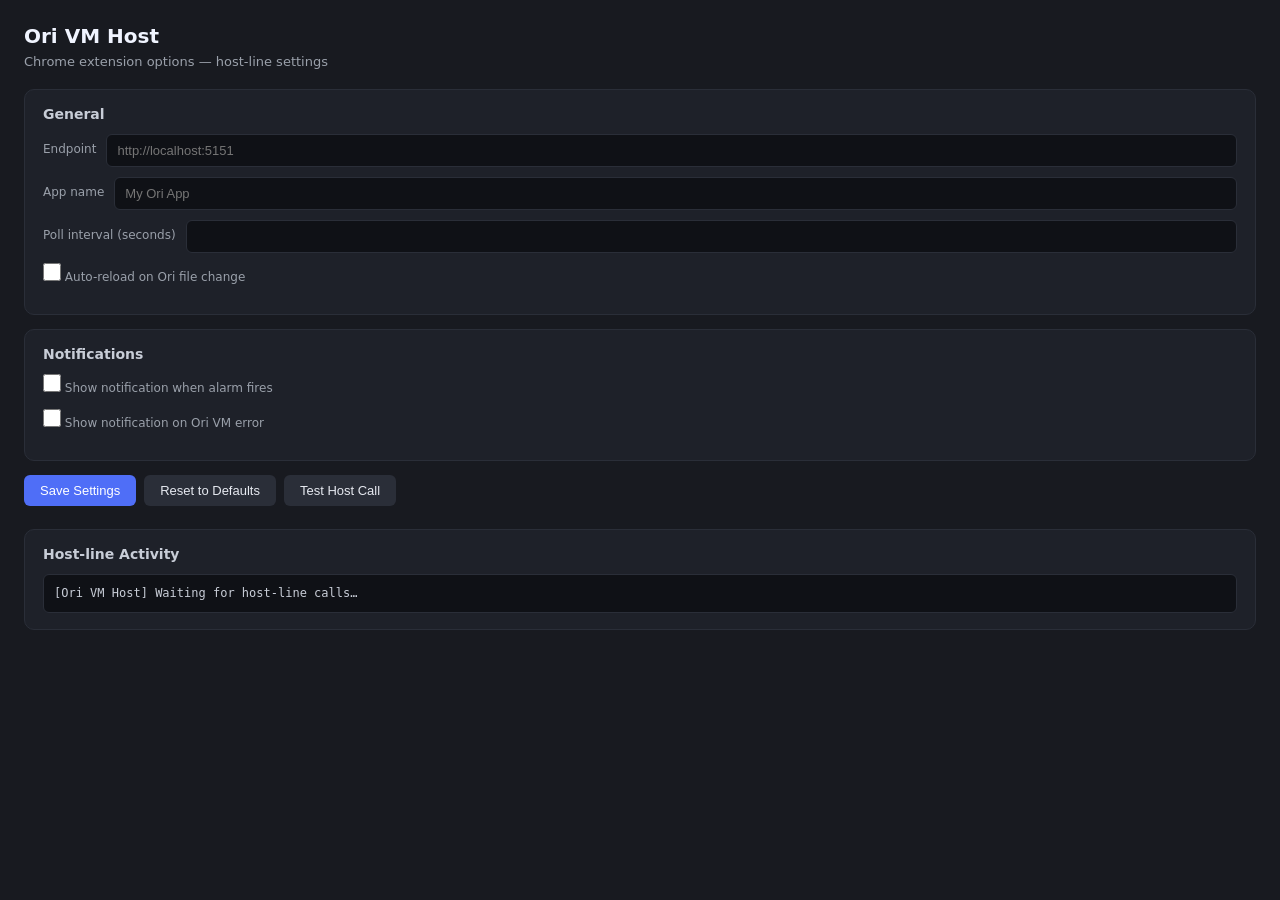
<file: samples/chrome-extension/options.html>
<!doctype html>
<html lang="en">
<head>
  <meta charset="utf-8" />
  <meta name="viewport" content="width=device-width, initial-scale=1" />
  <title>Ori VM Host — Options</title>
  <style>
    * { box-sizing: border-box; margin: 0; padding: 0; }
    body {
      background: #181a20;
      color: #e6e9f0;
      font-family: 'Segoe UI', system-ui, -apple-system, sans-serif;
      font-size: 14px;
      padding: 24px;
      min-width: 400px;
    }
    h1 {
      font-size: 20px;
      font-weight: 600;
      margin-bottom: 6px;
      color: #f0f4ff;
    }
    .subtitle {
      color: #9aa0aa;
      font-size: 13px;
      margin-bottom: 20px;
    }
    .section {
      background: #1e2129;
      border: 1px solid #2a2e38;
      border-radius: 10px;
      padding: 16px 18px;
      margin-bottom: 14px;
    }
    .section h2 {
      font-size: 14px;
      font-weight: 600;
      color: #c8cdd7;
      margin-bottom: 12px;
    }
    label {
      display: block;
      margin-bottom: 4px;
      font-size: 12px;
      color: #9aa0aa;
    }
    .field {
      display: flex;
      align-items: center;
      gap: 10px;
      margin-bottom: 10px;
    }
    .field input[type="text"],
    .field input[type="number"] {
      flex: 1;
      background: #0f1116;
      border: 1px solid #2a2e38;
      border-radius: 6px;
      padding: 8px 10px;
      color: #e6e9f0;
      font-size: 13px;
      outline: none;
    }
    .field input[type="checkbox"] {
      width: 18px;
      height: 18px;
      accent-color: #6c8cff;
    }
    .field input:focus {
      border-color: #6c8cff;
    }
    .btn {
      background: #2a2e38;
      border: none;
      border-radius: 6px;
      padding: 8px 16px;
      color: #e6e9f0;
      font-size: 13px;
      cursor: pointer;
    }
    .btn:hover { background: #363b47; }
    .btn-primary {
      background: #4f6ef7;
      color: #fff;
      font-weight: 500;
    }
    .btn-primary:hover { background: #6c8cff; }
    .btn-row {
      display: flex;
      gap: 8px;
      margin-top: 8px;
      flex-wrap: wrap;
    }
    .status {
      color: #9aa0aa;
      font-size: 12px;
      margin-top: 6px;
      min-height: 1.4em;
    }
    .status.success { color: #4caf7d; }
    .status.error { color: #e05454; }
    pre.log {
      background: #0f1116;
      border: 1px solid #2a2e38;
      border-radius: 6px;
      padding: 10px;
      font-size: 12px;
      line-height: 1.45;
      color: #c8cdd7;
      max-height: 160px;
      overflow-y: auto;
      white-space: pre-wrap;
      margin-top: 8px;
    }
  </style>
</head>
<body>
  <h1>Ori VM Host</h1>
  <div class="subtitle">Chrome extension options — host-line settings</div>

  <!-- ── General Settings ─────────────────────────────────────────── -->
  <div class="section">
    <h2>General</h2>
    <div class="field">
      <label for="endpoint">Endpoint</label>
      <input type="text" id="endpoint" placeholder="http://localhost:5151" />
    </div>
    <div class="field">
      <label for="appName">App name</label>
      <input type="text" id="appName" placeholder="My Ori App" />
    </div>
    <div class="field">
      <label for="pollInterval">Poll interval (seconds)</label>
      <input type="number" id="pollInterval" min="5" max="300" />
    </div>
    <div class="field">
      <label>
        <input type="checkbox" id="autoReload" />
        Auto-reload on Ori file change
      </label>
    </div>
  </div>

  <!-- ── Notifications ────────────────────────────────────────────── -->
  <div class="section">
    <h2>Notifications</h2>
    <div class="field">
      <label>
        <input type="checkbox" id="notifyOnAlarm" />
        Show notification when alarm fires
      </label>
    </div>
    <div class="field">
      <label>
        <input type="checkbox" id="notifyOnError" />
        Show notification on Ori VM error
      </label>
    </div>
  </div>

  <!-- ── Buttons ──────────────────────────────────────────────────── -->
  <div class="btn-row">
    <button class="btn btn-primary" id="saveBtn">Save Settings</button>
    <button class="btn" id="resetBtn">Reset to Defaults</button>
    <button class="btn" id="testBtn">Test Host Call</button>
  </div>
  <div id="status" class="status"></div>

  <!-- ── Host-line Log ────────────────────────────────────────────── -->
  <div class="section">
    <h2>Host-line Activity</h2>
    <pre class="log" id="log">[Ori VM Host] Waiting for host-line calls…</pre>
  </div>

  <script src="options.js"></script>
</body>
</html>
</file>
